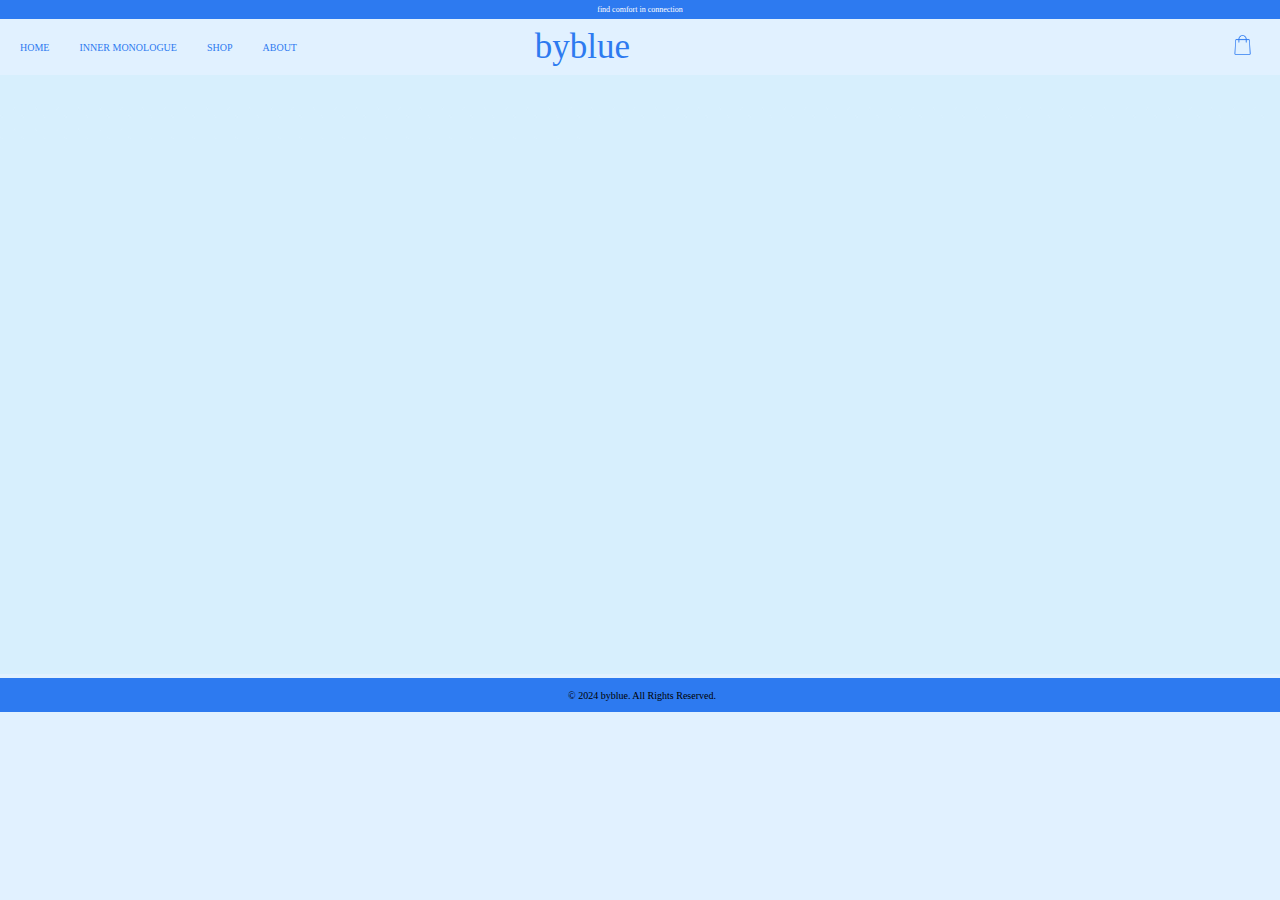
<file: index.html>
<!DOCTYPE html>
<html lang="en">
<head>
<title>byblue website</title>
<meta charset="utf-8">
<meta name="viewport" content="width=device-width, initial-scale=1">
<link rel="stylesheet" href="style.css"/> 

<head>
  <body>

    <div class="headertext">
        <h1>find comfort in connection</h1>
      </div>

    <header class="header">
        <nav class="nav">
            <a href="index.html">HOME</a>
            <a href="bybluefeelings.html">INNER MONOLOGUE</a>
            <a href="shop.html">SHOP</a>
            <a href="about.html">ABOUT</a>
            
        </nav>
        <div class="logo">byblue</div>

        <div class="cart2" onclick="addToCart()">
            <img src="Images/shoppingbag.png" alt="Shopping Cart">
        </div>
    </header>

    <video class="Video" autoplay muted loop>
        <source src="ImagesandVideos/VideoHome.mp4" type="video/mp4">
        <!--<source src="ImagesandVideos/Draft4.mov" type="video/quicktime">-->
      </video>

  </body>

  <footer style="background-color: rgba(45,122,240,255); text-align: center; padding: 2px; position:relative; left: 0; bottom: 0; height: 30px; width: 100%; font-size: 10px; font-family: Avenir;">
    <p>&copy; 2024 byblue. All Rights Reserved.</p>
  </footer>
  
</head>
</html>
</file>
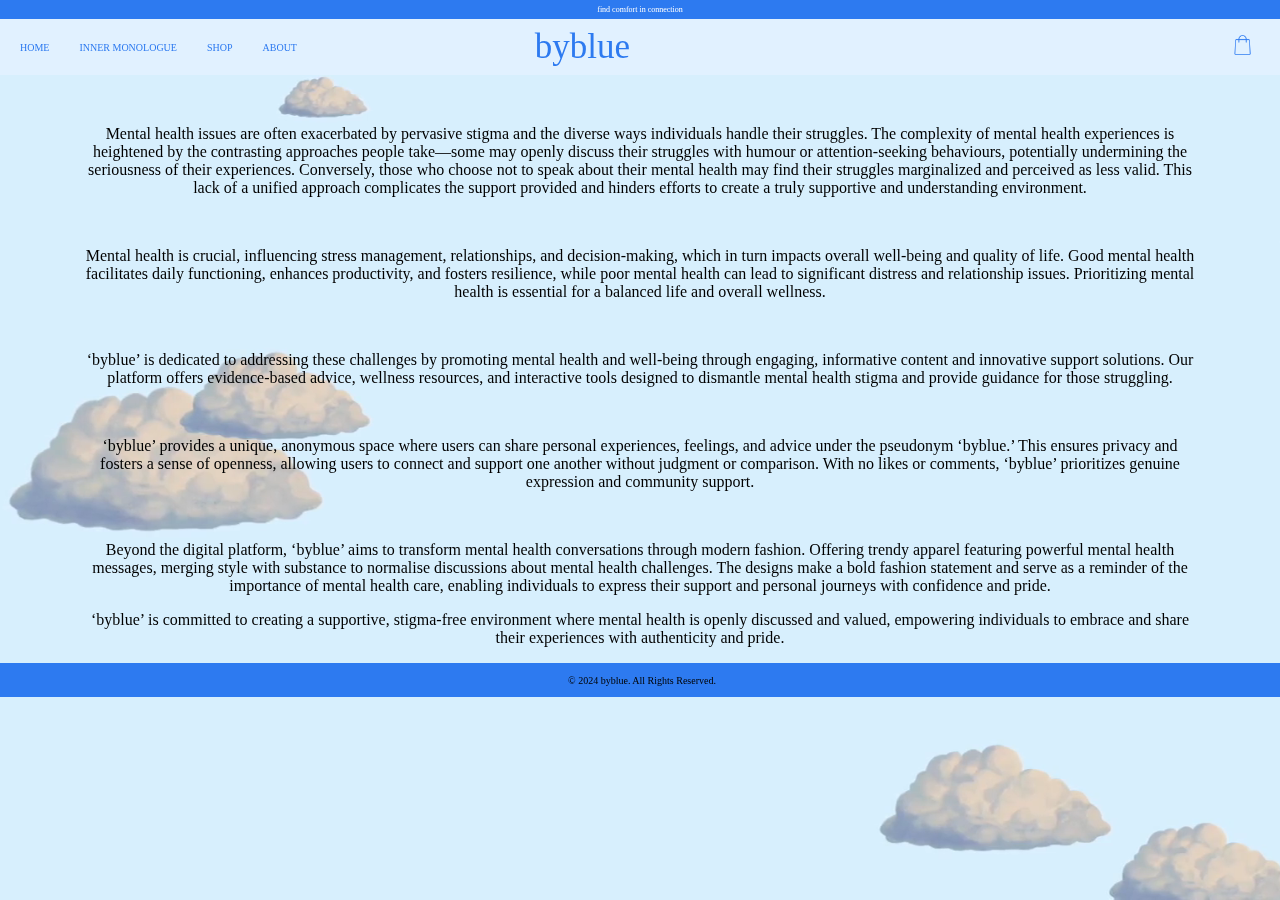
<file: about.html>
<!DOCTYPE html>
<html lang="en">
<head>
<title>byblue website</title>
<meta charset="utf-8">
<meta name="viewport" content="width=device-width, initial-scale=1">
<link rel="stylesheet" href="style.css"/> 

</head>
  <body>
    <div class="headertext">
        <h1>find comfort in connection</h1>
      </div>

    <header class="header">
        <nav class="nav">
            <a href="index.html">HOME</a>
            <a href="bybluefeelings.html">INNER MONOLOGUE</a>
            <a href="shop.html">SHOP</a>
            <a href="about.html">ABOUT</a>
        </nav>
        <div class="logo">byblue</div>
        <div class="cart2" onclick="openCart()">
            <img src="Images/shoppingbag.png" alt="Shopping Cart">
        </div>
    </header>


<div class="video-container">
    <video autoplay muted loop>
        <source src="ImagesandVideos/BackgroundVideo.mp4" type="video/mp4">
        Your browser does not support the video tag.
    </video>
</div>

<div class="summary2" class="content">
    <p> Mental health issues are often exacerbated by pervasive stigma and the diverse ways individuals handle their struggles. The complexity of mental health experiences is heightened by the contrasting approaches people take—some may openly discuss their struggles with humour or attention-seeking behaviours, potentially undermining the seriousness of their experiences. Conversely, those who choose not to speak about their mental health may find their struggles marginalized and perceived as less valid. This lack of a unified approach complicates the support provided and hinders efforts to create a truly supportive and understanding environment.</p>

 
    <p>Mental health is crucial, influencing stress management, relationships, and decision-making, which in turn impacts overall well-being and quality of life. Good mental health facilitates daily functioning, enhances productivity, and fosters resilience, while poor mental health can lead to significant distress and relationship issues. Prioritizing mental health is essential for a balanced life and overall wellness.</p>
     
    <p>‘byblue’ is dedicated to addressing these challenges by promoting mental health and well-being through engaging, informative content and innovative support solutions. Our platform offers evidence-based advice, wellness resources, and interactive tools designed to dismantle mental health stigma and provide guidance for those struggling.</p>
     
    <p>‘byblue’ provides a unique, anonymous space where users can share personal experiences, feelings, and advice under the pseudonym ‘byblue.’ This ensures privacy and fosters a sense of openness, allowing users to connect and support one another without judgment or comparison. With no likes or comments, ‘byblue’ prioritizes genuine expression and community support.</p>
     
    <p>Beyond the digital platform, ‘byblue’ aims to transform mental health conversations through modern fashion. Offering trendy apparel featuring powerful mental health messages, merging style with substance to normalise discussions about mental health challenges. The designs make a bold fashion statement and serve as a reminder of the importance of mental health care, enabling individuals to express their support and personal journeys with confidence and pride.</p>
    <p>‘byblue’ is committed to creating a supportive, stigma-free environment where mental health is openly discussed and valued, empowering individuals to embrace and share their experiences with authenticity and pride.</p>
    </p>
</div>

</body>

<footer style="background-color: rgba(45,122,240,255); text-align: center; padding: 2px; position:relative; left: 0; bottom: 0; height: 30px; width: 100%; font-size: 10px; font-family: Avenir;">
    <p>&copy; 2024 byblue. All Rights Reserved.</p>
  </footer>
</html>
</file>
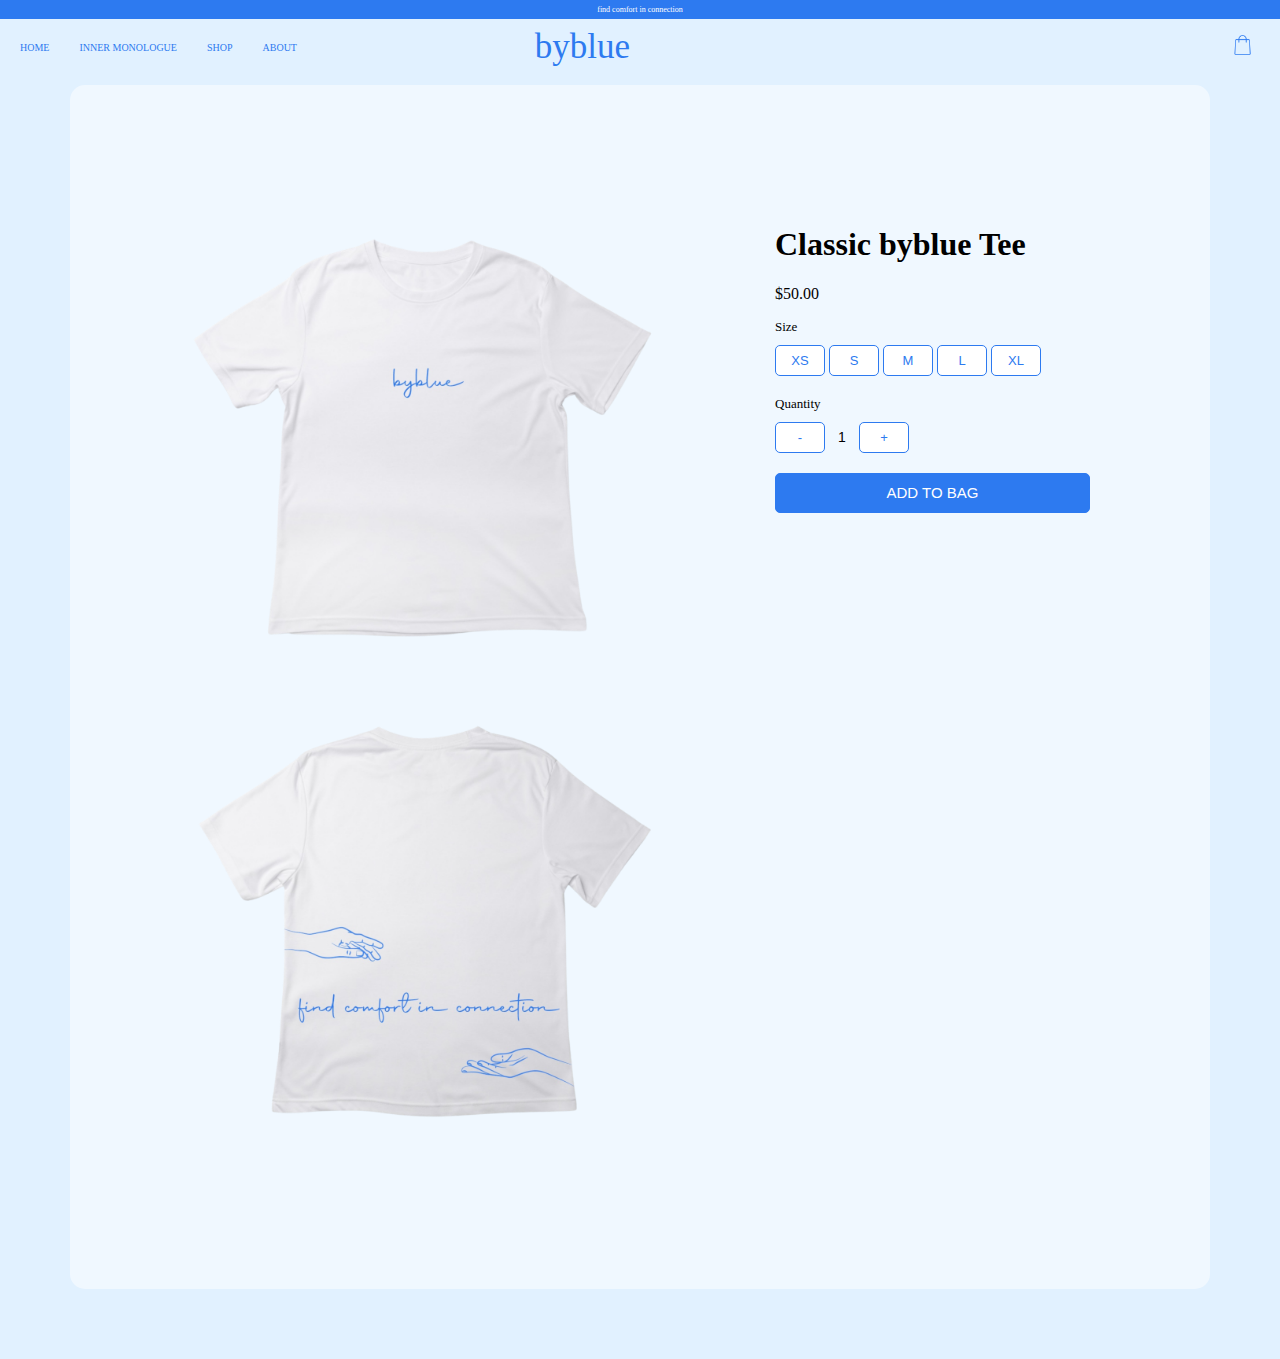
<file: product1.html>
<!DOCTYPE html>
<html lang="en">
<head>
<title>byblue website</title>
<meta charset="utf-8">
<meta name="viewport" content="width=device-width, initial-scale=1">
<link rel="stylesheet" href="style.css"/> 

<head>
  <body>

    <div class="headertext">
        <h1>find comfort in connection</h1>
      </div>

    <header class="header">
        <nav class="nav">
            <a href="index.html">HOME</a>
            <a href="bybluefeelings.html">INNER MONOLOGUE</a>
            <a href="shop.html">SHOP</a>
            <a href="about.html">ABOUT</a>
        </nav>
        <div class="logo">byblue</div>
        <div class="cart2" onclick="openCart()">
            <img src="Images/shoppingbag.png" alt="Shopping Cart">
        </div>
    </header> 

    <main>
        <div class="product-page">
            <div class="product-images">
                <img src="Images/1.png" alt="Classic byblue Tee">
                <img src="Images/2.png" alt="Classic byblue Tee">
            </div>
            
            <div class="product-container">
                <h1>Classic byblue Tee</h1>
                <p>$50.00</p>
        
                <div class="size-container">
                    <h3>Size</h3>
                    <button onclick="selectSize(this, 'XS')">XS</button>
                    <button onclick="selectSize(this, 'S')">S</button>
                    <button onclick="selectSize(this, 'M')">M</button>
                    <button onclick="selectSize(this, 'L')">L</button>
                    <button onclick="selectSize(this, 'XL')">XL</button>
                </div>
        
                <div class="quantity-container">
                    <h3>Quantity</h3>
                    <button onclick="decreaseQuantity()">-</button>
                    <input type="text" id="quantity" value="1" readonly>
                    <button onclick="increaseQuantity()">+</button>
                </div>
        
                <button class="add-to-cart" onclick="addToCart()">ADD TO BAG</button>
            </div>
        
            <!-- Slide-out Cart -->
            <div class="cart" id="cart">
                <div class="cart-header">
                    <h2>Your Bag</h2>
                    <button class="x" onclick="closeCart()">X</button>
                </div>
                <div class="cart-items" id="cartItems"></div>
                <div class="cart-total" id="cartTotal">Total: $0.00</div>
                <button class="place-order">Place Order</button>
            </div>
        
            <script>
                let selectedSize = '';
                let cart = [];
        
                function selectSize(element, size) {
                    let buttons = document.querySelectorAll('.size-container button');
                    buttons.forEach(button => button.classList.remove('selected'));
                    element.classList.add('selected');
                    selectedSize = size;
                }
        
                function increaseQuantity() {
                    let quantityInput = document.getElementById('quantity');
                    let quantity = parseInt(quantityInput.value);
                    quantityInput.value = quantity + 1;
                }
        
                function decreaseQuantity() {
                    let quantityInput = document.getElementById('quantity');
                    let quantity = parseInt(quantityInput.value);
                    if (quantity > 1) {
                        quantityInput.value = quantity - 1;
                    }
                }
        
                function addToCart() {
                    if (!selectedSize) {
                        alert("Please select a size before adding to the cart!");
                        return;
                    }
        
                    let quantity = document.getElementById('quantity').value;
                    let product = {
                        name: "Classic byblue Tee",
                        price: 50.00,
                        size: selectedSize,
                        quantity: parseInt(quantity),
                    };
        
                    cart.push(product);
                    updateCart();
                    openCart();
                }
        
                function updateCart() {
                    let cartItems = document.getElementById('cartItems');
                    let cartTotal = document.getElementById('cartTotal');
                    cartItems.innerHTML = "";
                    let total = 0;
        
                    cart.forEach((item, index) => {
                        let itemTotal = item.price * item.quantity;
                        total += itemTotal;
        
                        cartItems.innerHTML += `
                            <div class="cart-item">
                        
                                <div class="cart-item-details">
                                    <p>${item.name}</p>
                                    <p>Size: ${item.size}</p>
                                    <p>Quantity: ${item.quantity}</p>
                                </div>
                                <div class="cart-item-price">$${itemTotal.toFixed(2)}</div>
                            </div>
                        `;
                    });
        
                    cartTotal.innerText = `Total: $${total.toFixed(2)}`;
                }
        
                function openCart() {
                    let cart = document.getElementById('cart');
                    cart.classList.add('active');
                }
        
                function closeCart() {
                    let cart = document.getElementById('cart');
                    cart.classList.remove('active');
                }
            </script>
        





</body>
</head>
</html>
</file>
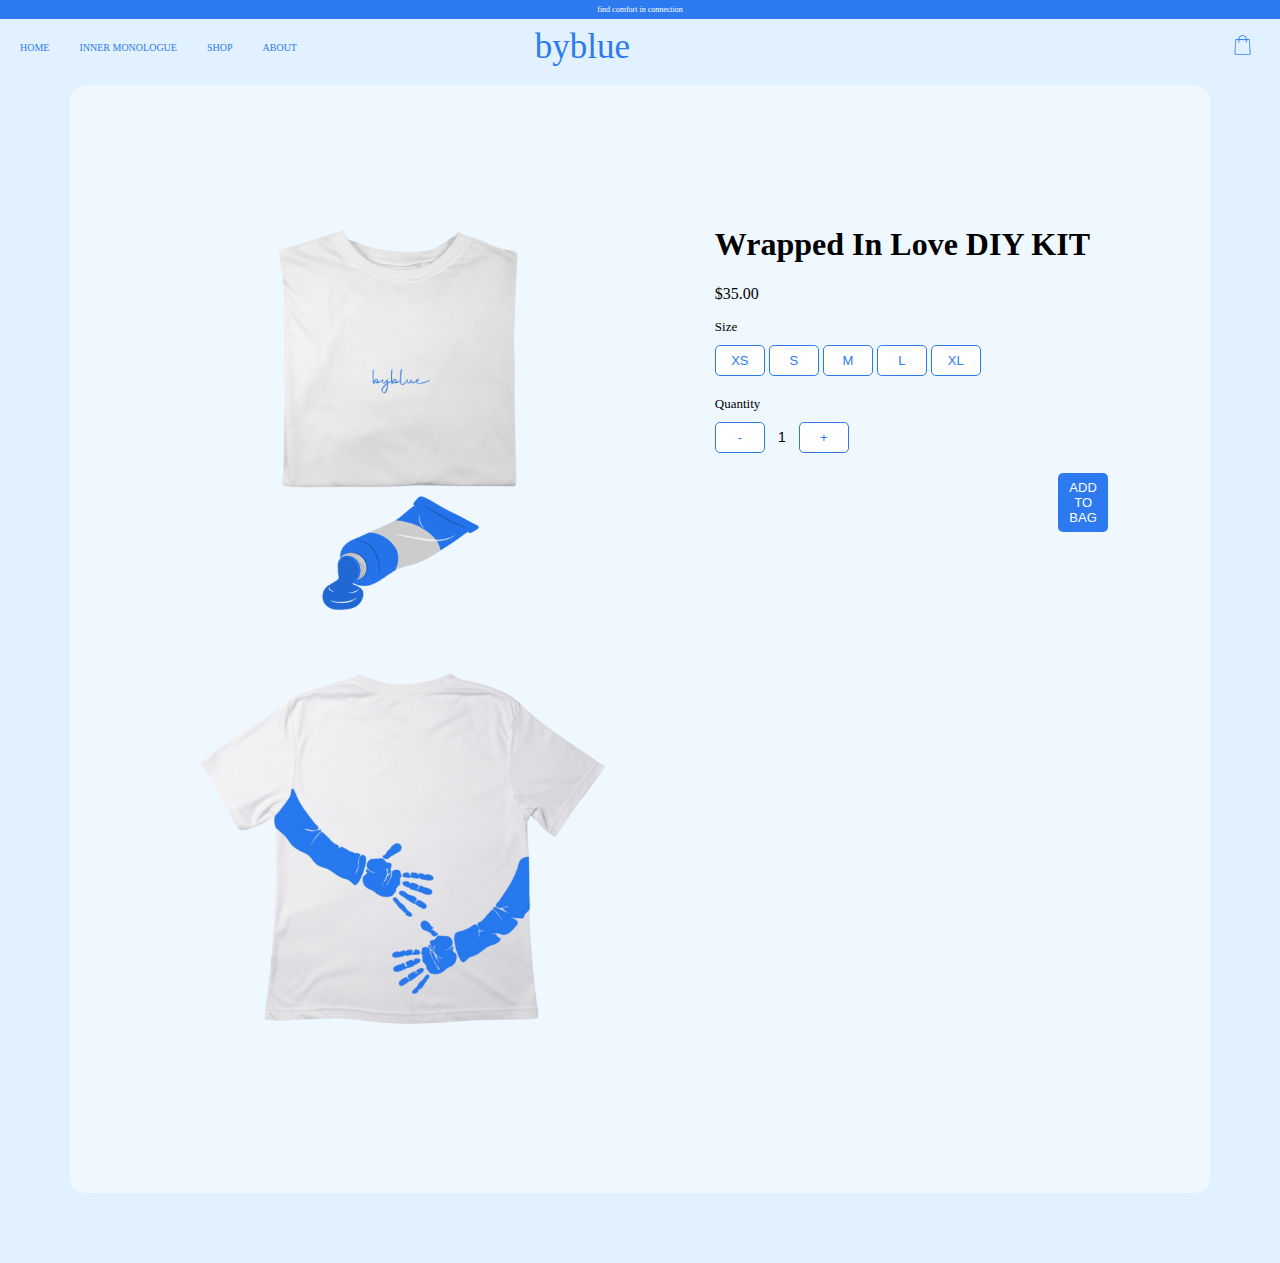
<file: Product10.html>
<!DOCTYPE html>
<html lang="en">
<head>
<title>byblue website</title>
<meta charset="utf-8">
<meta name="viewport" content="width=device-width, initial-scale=1">
<link rel="stylesheet" href="style.css"/> 

<head>
  <body>

    <div class="headertext">
        <h1>find comfort in connection</h1>
      </div>

    <header class="header">
        <nav class="nav">
            <a href="index.html">HOME</a>
            <a href="bybluefeelings.html">INNER MONOLOGUE</a>
            <a href="shop.html">SHOP</a>
            <a href="about.html">ABOUT</a>
        </nav>
        <div class="logo">byblue</div>
        <div class="cart2" onclick="openCart()">
            <img src="Images/shoppingbag.png" alt="Shopping Cart">
        </div>
    </header> 

    <main>
        <div class="product-page">
            <div class="product-images">
                <img src="Images/DIY.png" alt="Classic byblue Tee">
                <img src="Images/3.png" alt="Classic byblue Tee">
            </div>
            
            <div class="product-container">
                <h1>Wrapped In Love DIY KIT</h1>
                <p>$35.00</p>
        
                <div class="size-container">
                    <h3>Size</h3>
                    <button onclick="selectSize(this, 'XS')">XS</button>
                    <button onclick="selectSize(this, 'S')">S</button>
                    <button onclick="selectSize(this, 'M')">M</button>
                    <button onclick="selectSize(this, 'L')">L</button>
                    <button onclick="selectSize(this, 'XL')">XL</button>
                </div>
        
                <div class="quantity-container">
                    <h3>Quantity</h3>
                    <button onclick="decreaseQuantity()">-</button>
                    <input type="text" id="quantity" value="1" readonly>
                    <button onclick="increaseQuantity()">+</button>
                </div>
        
                <button class="add-to-bag" onclick="addToCart()">ADD TO BAG</button>
            </div>
        
            <!-- Slide-out Cart -->
            <div class="cart" id="cart">
                <div class="cart-header">
                    <h2>Your Bag</h2>
                    <button class="x" onclick="closeCart()">X</button>
                </div>
                <div class="cart-items" id="cartItems"></div>
                <div class="cart-total" id="cartTotal">Total: $0.00</div>
                <button class="place-order">Place Order</button>
            </div>
        
            <script>
                let selectedSize = '';
                let cart = [];
        
                function selectSize(element, size) {
                    let buttons = document.querySelectorAll('.size-container button');
                    buttons.forEach(button => button.classList.remove('selected'));
                    element.classList.add('selected');
                    selectedSize = size;
                }
        
                function increaseQuantity() {
                    let quantityInput = document.getElementById('quantity');
                    let quantity = parseInt(quantityInput.value);
                    quantityInput.value = quantity + 1;
                }
        
                function decreaseQuantity() {
                    let quantityInput = document.getElementById('quantity');
                    let quantity = parseInt(quantityInput.value);
                    if (quantity > 1) {
                        quantityInput.value = quantity - 1;
                    }
                }
        
                function addToCart() {
                    if (!selectedSize) {
                        alert("Please select a size before adding to the cart!");
                        return;
                    }
        
                    let quantity = document.getElementById('quantity').value;
                    let product = {
                        name: "Wrapped In Love DIY KIT",
                        price: 35.00,
                        size: selectedSize,
                        quantity: parseInt(quantity),
                    };
        
                    cart.push(product);
                    updateCart();
                    openCart();
                }
        
                function updateCart() {
                    let cartItems = document.getElementById('cartItems');
                    let cartTotal = document.getElementById('cartTotal');
                    cartItems.innerHTML = "";
                    let total = 0;
        
                    cart.forEach((item, index) => {
                        let itemTotal = item.price * item.quantity;
                        total += itemTotal;
        
                        cartItems.innerHTML += `
                            <div class="cart-item">
                                <div class="cart-item-details">
                                    <p>${item.name}</p>
                                    <p>Size: ${item.size}</p>
                                    <p>Quantity: ${item.quantity}</p>
                                </div>
                                <div class="cart-item-price">$${itemTotal.toFixed(2)}</div>
                            </div>
                        `;
                    });
        
                    cartTotal.innerText = `Total: $${total.toFixed(2)}`;
                }
        
                function openCart() {
                    let cart = document.getElementById('cart');
                    cart.classList.add('active');
                }
        
                function closeCart() {
                    let cart = document.getElementById('cart');
                    cart.classList.remove('active');
                }
            </script>
        

</body>

</head>
</html>
</file>
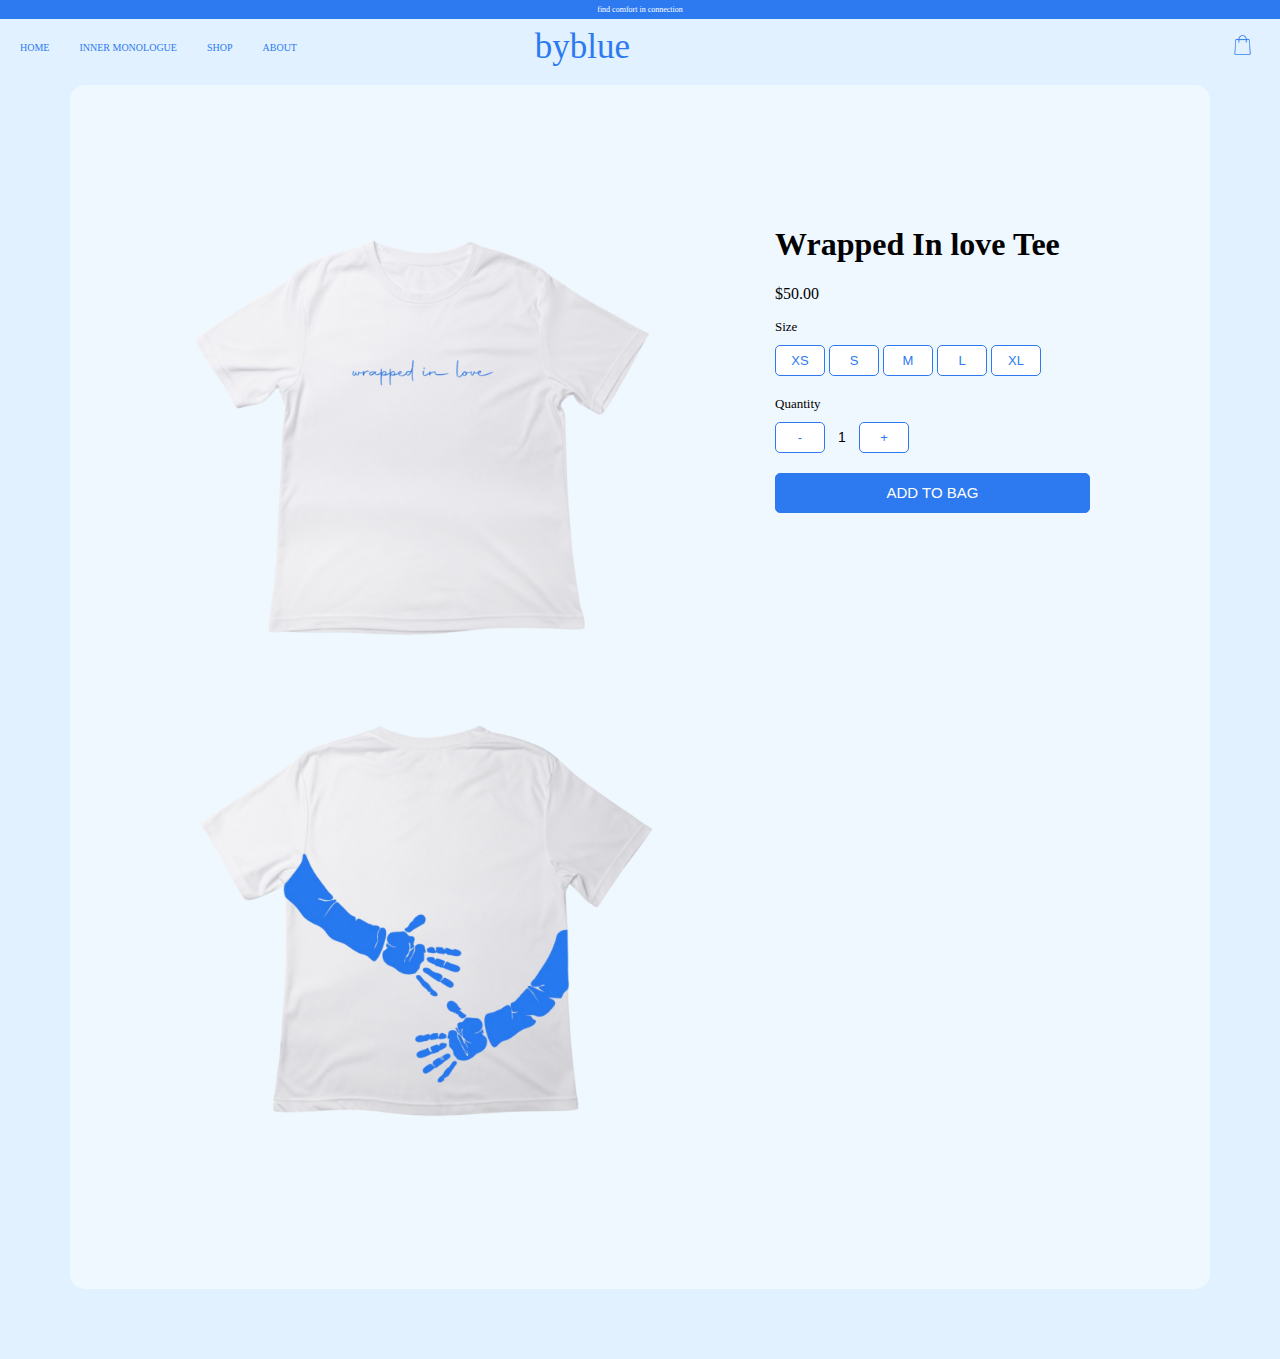
<file: product2.html>
<!DOCTYPE html>
<html lang="en">
<head>
<title>byblue website</title>
<meta charset="utf-8">
<meta name="viewport" content="width=device-width, initial-scale=1">
<link rel="stylesheet" href="style.css"/> 

<head>
  <body>

    <div class="headertext">
        <h1>find comfort in connection</h1>
      </div>

    <header class="header">
        <nav class="nav">
            <a href="index.html">HOME</a>
            <a href="bybluefeelings.html">INNER MONOLOGUE</a>
            <a href="shop.html">SHOP</a>
            <a href="about.html">ABOUT</a>
        </nav>
        <div class="logo">byblue</div>
        <div class="cart2" onclick="openCart()">
            <img src="Images/shoppingbag.png" alt="Shopping Cart">
        </div>
    </header> 

    <main>
        <div class="product-page">
            <div class="product-images">
                <img src="Images/4.png" alt="Classic byblue Tee">
                <img src="Images/3.png" alt="Classic byblue Tee">
            </div>
            
            <div class="product-container">
                <h1>Wrapped In love Tee</h1>
                <p>$50.00</p>
        
                <div class="size-container">
                    <h3>Size</h3>
                    <button onclick="selectSize(this, 'XS')">XS</button>
                    <button onclick="selectSize(this, 'S')">S</button>
                    <button onclick="selectSize(this, 'M')">M</button>
                    <button onclick="selectSize(this, 'L')">L</button>
                    <button onclick="selectSize(this, 'XL')">XL</button>
                </div>
        
                <div class="quantity-container">
                    <h3>Quantity</h3>
                    <button onclick="decreaseQuantity()">-</button>
                    <input type="text" id="quantity" value="1" readonly>
                    <button onclick="increaseQuantity()">+</button>
                </div>
        
                <button class="add-to-cart" onclick="addToCart()">ADD TO BAG</button>
            </div>
        
            <!-- Slide-out Cart -->
            <div class="cart" id="cart">
                <div class="cart-header">
                    <h2>Your Bag</h2>
                    <button class="x" onclick="closeCart()">X</button>
                </div>
                <div class="cart-items" id="cartItems"></div>
                <div class="cart-total" id="cartTotal">Total: $0.00</div>
                <button class="place-order">Place Order</button>
            </div>
        
            <script>
                let selectedSize = '';
                let cart = [];
        
                function selectSize(element, size) {
                    let buttons = document.querySelectorAll('.size-container button');
                    buttons.forEach(button => button.classList.remove('selected'));
                    element.classList.add('selected');
                    selectedSize = size;
                }
        
                function increaseQuantity() {
                    let quantityInput = document.getElementById('quantity');
                    let quantity = parseInt(quantityInput.value);
                    quantityInput.value = quantity + 1;
                }
        
                function decreaseQuantity() {
                    let quantityInput = document.getElementById('quantity');
                    let quantity = parseInt(quantityInput.value);
                    if (quantity > 1) {
                        quantityInput.value = quantity - 1;
                    }
                }
        
                function addToCart() {
                    if (!selectedSize) {
                        alert("Please select a size before adding to the cart!");
                        return;
                    }
        
                    let quantity = document.getElementById('quantity').value;
                    let product = {
                        name: "Wrapped In Love Tee",
                        price: 50.00,
                        size: selectedSize,
                        quantity: parseInt(quantity),
                    };
        
                    cart.push(product);
                    updateCart();
                    openCart();
                }
        
                function updateCart() {
                    let cartItems = document.getElementById('cartItems');
                    let cartTotal = document.getElementById('cartTotal');
                    cartItems.innerHTML = "";
                    let total = 0;
        
                    cart.forEach((item, index) => {
                        let itemTotal = item.price * item.quantity;
                        total += itemTotal;
        
                        cartItems.innerHTML += `
                            <div class="cart-item">
                                <div class="cart-item-details">
                                    <p>${item.name}</p>
                                    <p>Size: ${item.size}</p>
                                    <p>Quantity: ${item.quantity}</p>
                                </div>
                                <div class="cart-item-price">$${itemTotal.toFixed(2)}</div>
                            </div>
                        `;
                    });
        
                    cartTotal.innerText = `Total: $${total.toFixed(2)}`;
                }
        
                function openCart() {
                    let cart = document.getElementById('cart');
                    cart.classList.add('active');
                }
        
                function closeCart() {
                    let cart = document.getElementById('cart');
                    cart.classList.remove('active');
                }
            </script>


</body>

</head>
</html>
</file>
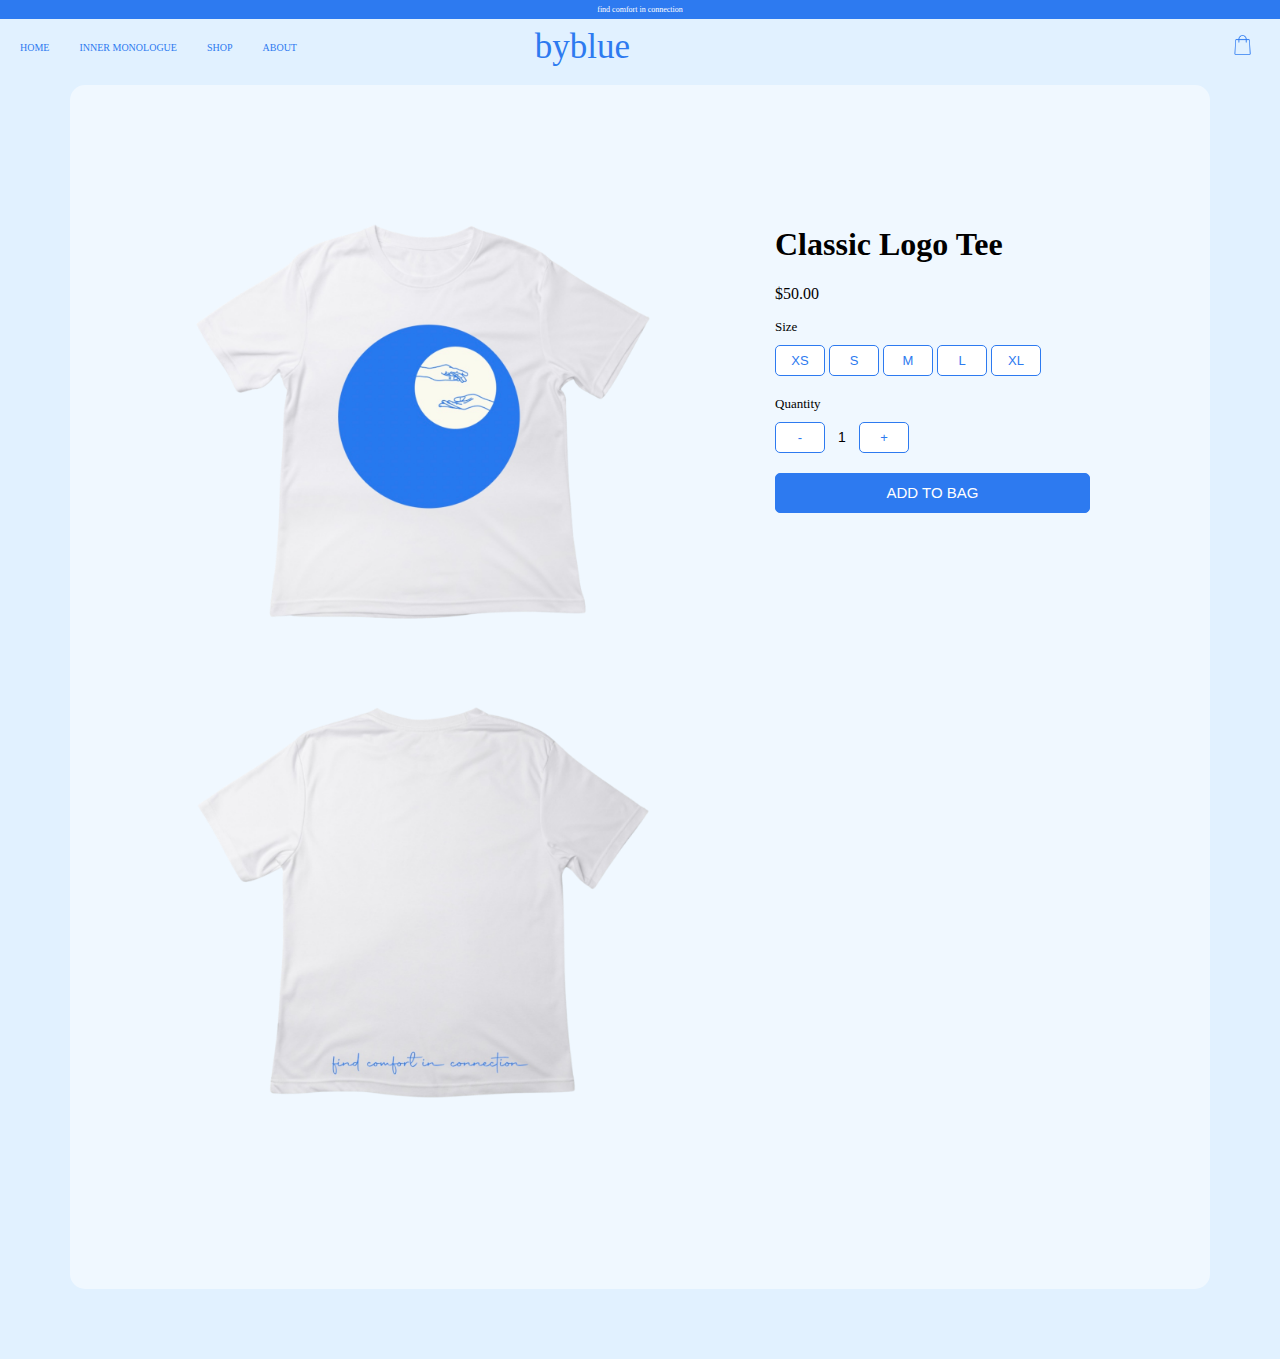
<file: product3.html>
<!DOCTYPE html>
<html lang="en">
<head>
<title>byblue website</title>
<meta charset="utf-8">
<meta name="viewport" content="width=device-width, initial-scale=1">
<link rel="stylesheet" href="style.css"/> 

<head>
  <body>

    <div class="headertext">
        <h1>find comfort in connection</h1>
      </div>

    <header class="header">
        <nav class="nav">
            <a href="index.html">HOME</a>
            <a href="bybluefeelings.html">INNER MONOLOGUE</a>
            <a href="shop.html">SHOP</a>
            <a href="about.html">ABOUT</a>
        </nav>
        <div class="logo">byblue</div>
        <div class="cart2" onclick="openCart()">
            <img src="Images/shoppingbag.png" alt="Shopping Cart">
        </div>
    </header> 

    <main>
        <div class="product-page">
            <div class="product-images">
                <img src="Images/15.png" alt="Classic byblue Tee">
                <img src="Images/16.png" alt="Classic byblue Tee">
            </div>
            
            <div class="product-container">
                <h1>Classic Logo Tee</h1>
                <p>$50.00</p>
        
                <div class="size-container">
                    <h3>Size</h3>
                    <button onclick="selectSize(this, 'XS')">XS</button>
                    <button onclick="selectSize(this, 'S')">S</button>
                    <button onclick="selectSize(this, 'M')">M</button>
                    <button onclick="selectSize(this, 'L')">L</button>
                    <button onclick="selectSize(this, 'XL')">XL</button>
                </div>
        
                <div class="quantity-container">
                    <h3>Quantity</h3>
                    <button onclick="decreaseQuantity()">-</button>
                    <input type="text" id="quantity" value="1" readonly>
                    <button onclick="increaseQuantity()">+</button>
                </div>
        
                <button class="add-to-cart" onclick="addToCart()">ADD TO BAG</button>
            </div>
        
            <!-- Slide-out Cart -->
            <div class="cart" id="cart">
                <div class="cart-header">
                    <h2>Your Bag</h2>
                    <button class="x" onclick="closeCart()">X</button>
                </div>
                <div class="cart-items" id="cartItems"></div>
                <div class="cart-total" id="cartTotal">Total: $0.00</div>
                <button class="place-order">Place Order</button>
            </div>
        
            <script>
                let selectedSize = '';
                let cart = [];
        
                function selectSize(element, size) {
                    let buttons = document.querySelectorAll('.size-container button');
                    buttons.forEach(button => button.classList.remove('selected'));
                    element.classList.add('selected');
                    selectedSize = size;
                }
        
                function increaseQuantity() {
                    let quantityInput = document.getElementById('quantity');
                    let quantity = parseInt(quantityInput.value);
                    quantityInput.value = quantity + 1;
                }
        
                function decreaseQuantity() {
                    let quantityInput = document.getElementById('quantity');
                    let quantity = parseInt(quantityInput.value);
                    if (quantity > 1) {
                        quantityInput.value = quantity - 1;
                    }
                }
        
                function addToCart() {
                    if (!selectedSize) {
                        alert("Please select a size before adding to the cart!");
                        return;
                    }
        
                    let quantity = document.getElementById('quantity').value;
                    let product = {
                        name: "Classic Logo Tee",
                        price: 50.00,
                        size: selectedSize,
                        quantity: parseInt(quantity),
                    };
        
                    cart.push(product);
                    updateCart();
                    openCart();
                }
        
                function updateCart() {
                    let cartItems = document.getElementById('cartItems');
                    let cartTotal = document.getElementById('cartTotal');
                    cartItems.innerHTML = "";
                    let total = 0;
        
                    cart.forEach((item, index) => {
                        let itemTotal = item.price * item.quantity;
                        total += itemTotal;
        
                        cartItems.innerHTML += `
                            <div class="cart-item">
                                <div class="cart-item-details">
                                    <p>${item.name}</p>
                                    <p>Size: ${item.size}</p>
                                    <p>Quantity: ${item.quantity}</p>
                                </div>
                                <div class="cart-item-price">$${itemTotal.toFixed(2)}</div>
                            </div>
                        `;
                    });
        
                    cartTotal.innerText = `Total: $${total.toFixed(2)}`;
                }
        
                function openCart() {
                    let cart = document.getElementById('cart');
                    cart.classList.add('active');
                }
        
                function closeCart() {
                    let cart = document.getElementById('cart');
                    cart.classList.remove('active');
                }
            </script>
        


</body>

</head>
</html>
</file>
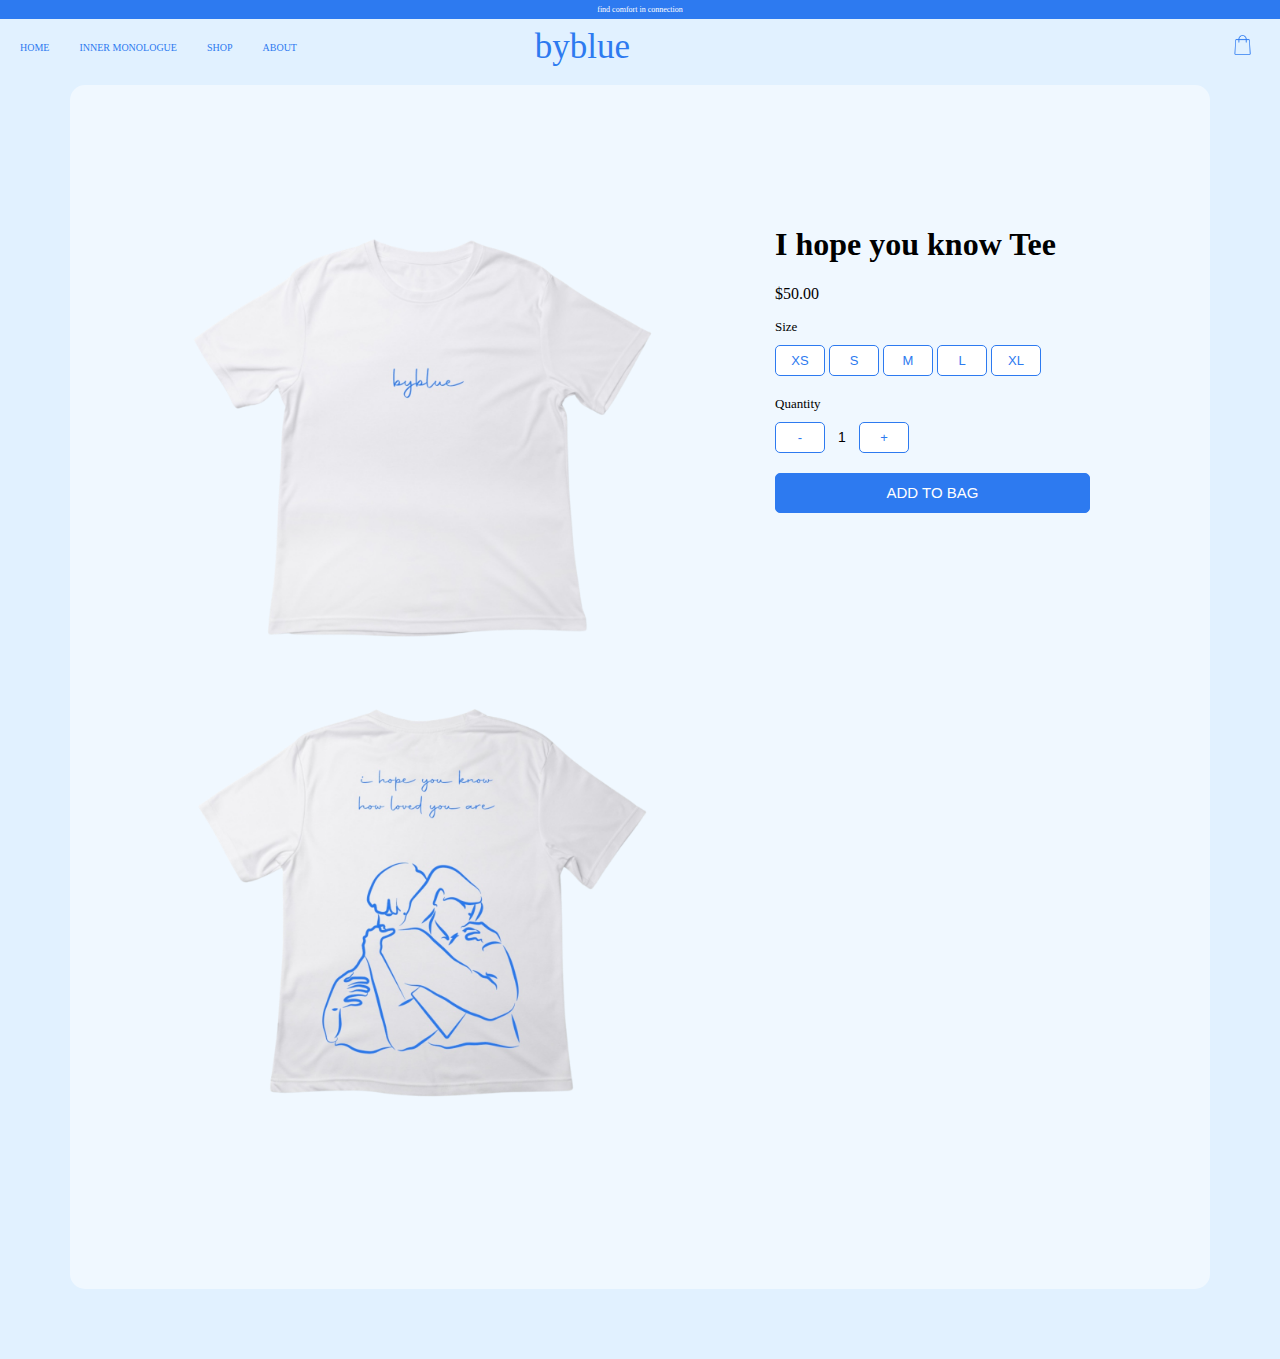
<file: product4.html>
<!DOCTYPE html>
<html lang="en">
<head>
<title>byblue website</title>
<meta charset="utf-8">
<meta name="viewport" content="width=device-width, initial-scale=1">
<link rel="stylesheet" href="style.css"/> 

<head>
  <body>

    <div class="headertext">
        <h1>find comfort in connection</h1>
      </div>

    <header class="header">
        <nav class="nav">
            <a href="index.html">HOME</a>
            <a href="bybluefeelings.html">INNER MONOLOGUE</a>
            <a href="shop.html">SHOP</a>
            <a href="about.html">ABOUT</a>
        </nav>
        <div class="logo">byblue</div>
        <div class="cart2" onclick="openCart()">
            <img src="Images/shoppingbag.png" alt="Shopping Cart">
        </div>
    </header> 

    <main>
        <div class="product-page">
            <div class="product-images">
                <img src="Images/1.png" alt="Classic byblue Tee">
                <img src="Images/14.png" alt="Classic byblue Tee">
            </div>
            
            <div class="product-container">
                <h1>I hope you know Tee</h1>
                <p>$50.00</p>
        
                <div class="size-container">
                    <h3>Size</h3>
                    <button onclick="selectSize(this, 'XS')">XS</button>
                    <button onclick="selectSize(this, 'S')">S</button>
                    <button onclick="selectSize(this, 'M')">M</button>
                    <button onclick="selectSize(this, 'L')">L</button>
                    <button onclick="selectSize(this, 'XL')">XL</button>
                </div>
        
                <div class="quantity-container">
                    <h3>Quantity</h3>
                    <button onclick="decreaseQuantity()">-</button>
                    <input type="text" id="quantity" value="1" readonly>
                    <button onclick="increaseQuantity()">+</button>
                </div>
        
                <button class="add-to-cart" onclick="addToCart()">ADD TO BAG</button>
            </div>
        
            <!-- Slide-out Cart -->
            <div class="cart" id="cart">
                <div class="cart-header">
                    <h2>Your Bag</h2>
                    <button class="x" onclick="closeCart()">X</button>
                </div>
                <div class="cart-items" id="cartItems"></div>
                <div class="cart-total" id="cartTotal">Total: $0.00</div>
                <button class="place-order">Place Order</button>
            </div>
        
            <script>
                let selectedSize = '';
                let cart = [];
        
                function selectSize(element, size) {
                    let buttons = document.querySelectorAll('.size-container button');
                    buttons.forEach(button => button.classList.remove('selected'));
                    element.classList.add('selected');
                    selectedSize = size;
                }
        
                function increaseQuantity() {
                    let quantityInput = document.getElementById('quantity');
                    let quantity = parseInt(quantityInput.value);
                    quantityInput.value = quantity + 1;
                }
        
                function decreaseQuantity() {
                    let quantityInput = document.getElementById('quantity');
                    let quantity = parseInt(quantityInput.value);
                    if (quantity > 1) {
                        quantityInput.value = quantity - 1;
                    }
                }
        
                function addToCart() {
                    if (!selectedSize) {
                        alert("Please select a size before adding to the cart!");
                        return;
                    }
        
                    let quantity = document.getElementById('quantity').value;
                    let product = {
                        name: "I hope you know Tee",
                        price: 50.00,
                        size: selectedSize,
                        quantity: parseInt(quantity),
                    };
        
                    cart.push(product);
                    updateCart();
                    openCart();
                }
        
                function updateCart() {
                    let cartItems = document.getElementById('cartItems');
                    let cartTotal = document.getElementById('cartTotal');
                    cartItems.innerHTML = "";
                    let total = 0;
        
                    cart.forEach((item, index) => {
                        let itemTotal = item.price * item.quantity;
                        total += itemTotal;
        
                        cartItems.innerHTML += `
                            <div class="cart-item">
                                <div class="cart-item-details">
                                    <p>${item.name}</p>
                                    <p>Size: ${item.size}</p>
                                    <p>Quantity: ${item.quantity}</p>
                                </div>
                                <div class="cart-item-price">$${itemTotal.toFixed(2)}</div>
                            </div>
                        `;
                    });
        
                    cartTotal.innerText = `Total: $${total.toFixed(2)}`;
                }
        
                function openCart() {
                    let cart = document.getElementById('cart');
                    cart.classList.add('active');
                }
        
                function closeCart() {
                    let cart = document.getElementById('cart');
                    cart.classList.remove('active');
                }
            </script>
        


</body>
</head>
</html>
</file>
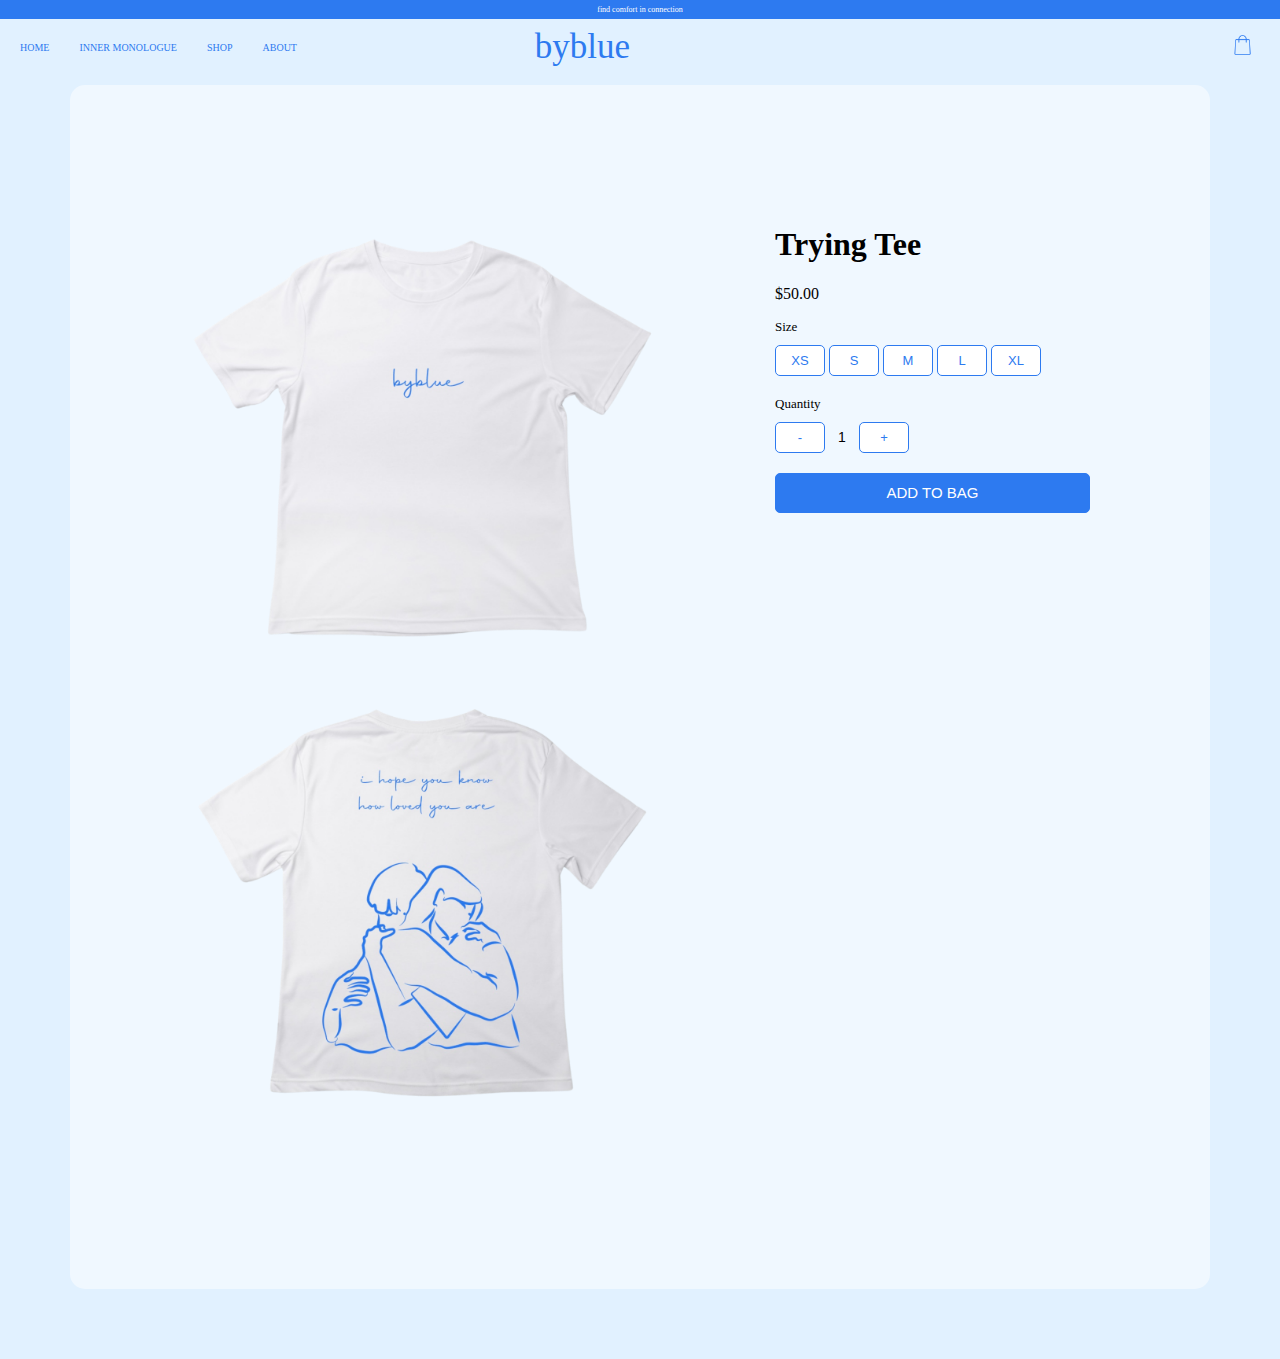
<file: product5.html>
<!DOCTYPE html>
<html lang="en">
<head>
<title>byblue website</title>
<meta charset="utf-8">
<meta name="viewport" content="width=device-width, initial-scale=1">
<link rel="stylesheet" href="style.css"/> 

<head>
  <body>

    <div class="headertext">
        <h1>find comfort in connection</h1>
      </div>

    <header class="header">
        <nav class="nav">
            <a href="index.html">HOME</a>
            <a href="bybluefeelings.html">INNER MONOLOGUE</a>
            <a href="shop.html">SHOP</a>
            <a href="about.html">ABOUT</a>
        </nav>
        <div class="logo">byblue</div>
        <div class="cart2" onclick="openCart()">
            <img src="Images/shoppingbag.png" alt="Shopping Cart">
        </div>
    </header> 

    <main>
        <div class="product-page">
            <div class="product-images">
                <img src="Images/1.png" alt="Classic byblue Tee">
                <img src="Images/14.png" alt="Classic byblue Tee">
            </div>
            
            <div class="product-container">
                <h1>Trying Tee</h1>
                <p>$50.00</p>
        
                <div class="size-container">
                    <h3>Size</h3>
                    <button onclick="selectSize(this, 'XS')">XS</button>
                    <button onclick="selectSize(this, 'S')">S</button>
                    <button onclick="selectSize(this, 'M')">M</button>
                    <button onclick="selectSize(this, 'L')">L</button>
                    <button onclick="selectSize(this, 'XL')">XL</button>
                </div>
        
                <div class="quantity-container">
                    <h3>Quantity</h3>
                    <button onclick="decreaseQuantity()">-</button>
                    <input type="text" id="quantity" value="1" readonly>
                    <button onclick="increaseQuantity()">+</button>
                </div>
        
                <button class="add-to-cart" onclick="addToCart()">ADD TO BAG</button>
            </div>
        
            <!-- Slide-out Cart -->
            <div class="cart" id="cart">
                <div class="cart-header">
                    <h2>Your Bag</h2>
                    <button class="x" onclick="closeCart()">X</button>
                </div>
                <div class="cart-items" id="cartItems"></div>
                <div class="cart-total" id="cartTotal">Total: $0.00</div>
                <button class="place-order">Place Order</button>
            </div>
        
            <script>
                let selectedSize = '';
                let cart = [];
        
                function selectSize(element, size) {
                    let buttons = document.querySelectorAll('.size-container button');
                    buttons.forEach(button => button.classList.remove('selected'));
                    element.classList.add('selected');
                    selectedSize = size;
                }
        
                function increaseQuantity() {
                    let quantityInput = document.getElementById('quantity');
                    let quantity = parseInt(quantityInput.value);
                    quantityInput.value = quantity + 1;
                }
        
                function decreaseQuantity() {
                    let quantityInput = document.getElementById('quantity');
                    let quantity = parseInt(quantityInput.value);
                    if (quantity > 1) {
                        quantityInput.value = quantity - 1;
                    }
                }
        
                function addToCart() {
                    if (!selectedSize) {
                        alert("Please select a size before adding to the cart!");
                        return;
                    }
        
                    let quantity = document.getElementById('quantity').value;
                    let product = {
                        name: "Trying Tee",
                        price: 50.00,
                        size: selectedSize,
                        quantity: parseInt(quantity),
                    };
        
                    cart.push(product);
                    updateCart();
                    openCart();
                }
        
                function updateCart() {
                    let cartItems = document.getElementById('cartItems');
                    let cartTotal = document.getElementById('cartTotal');
                    cartItems.innerHTML = "";
                    let total = 0;
        
                    cart.forEach((item, index) => {
                        let itemTotal = item.price * item.quantity;
                        total += itemTotal;
        
                        cartItems.innerHTML += `
                            <div class="cart-item">
                                <div class="cart-item-details">
                                    <p>${item.name}</p>
                                    <p>Size: ${item.size}</p>
                                    <p>Quantity: ${item.quantity}</p>
                                </div>
                                <div class="cart-item-price">$${itemTotal.toFixed(2)}</div>
                            </div>
                        `;
                    });
        
                    cartTotal.innerText = `Total: $${total.toFixed(2)}`;
                }
        
                function openCart() {
                    let cart = document.getElementById('cart');
                    cart.classList.add('active');
                }
        
                function closeCart() {
                    let cart = document.getElementById('cart');
                    cart.classList.remove('active');
                }
            </script>
    
</body>

</head>
</html>
</file>
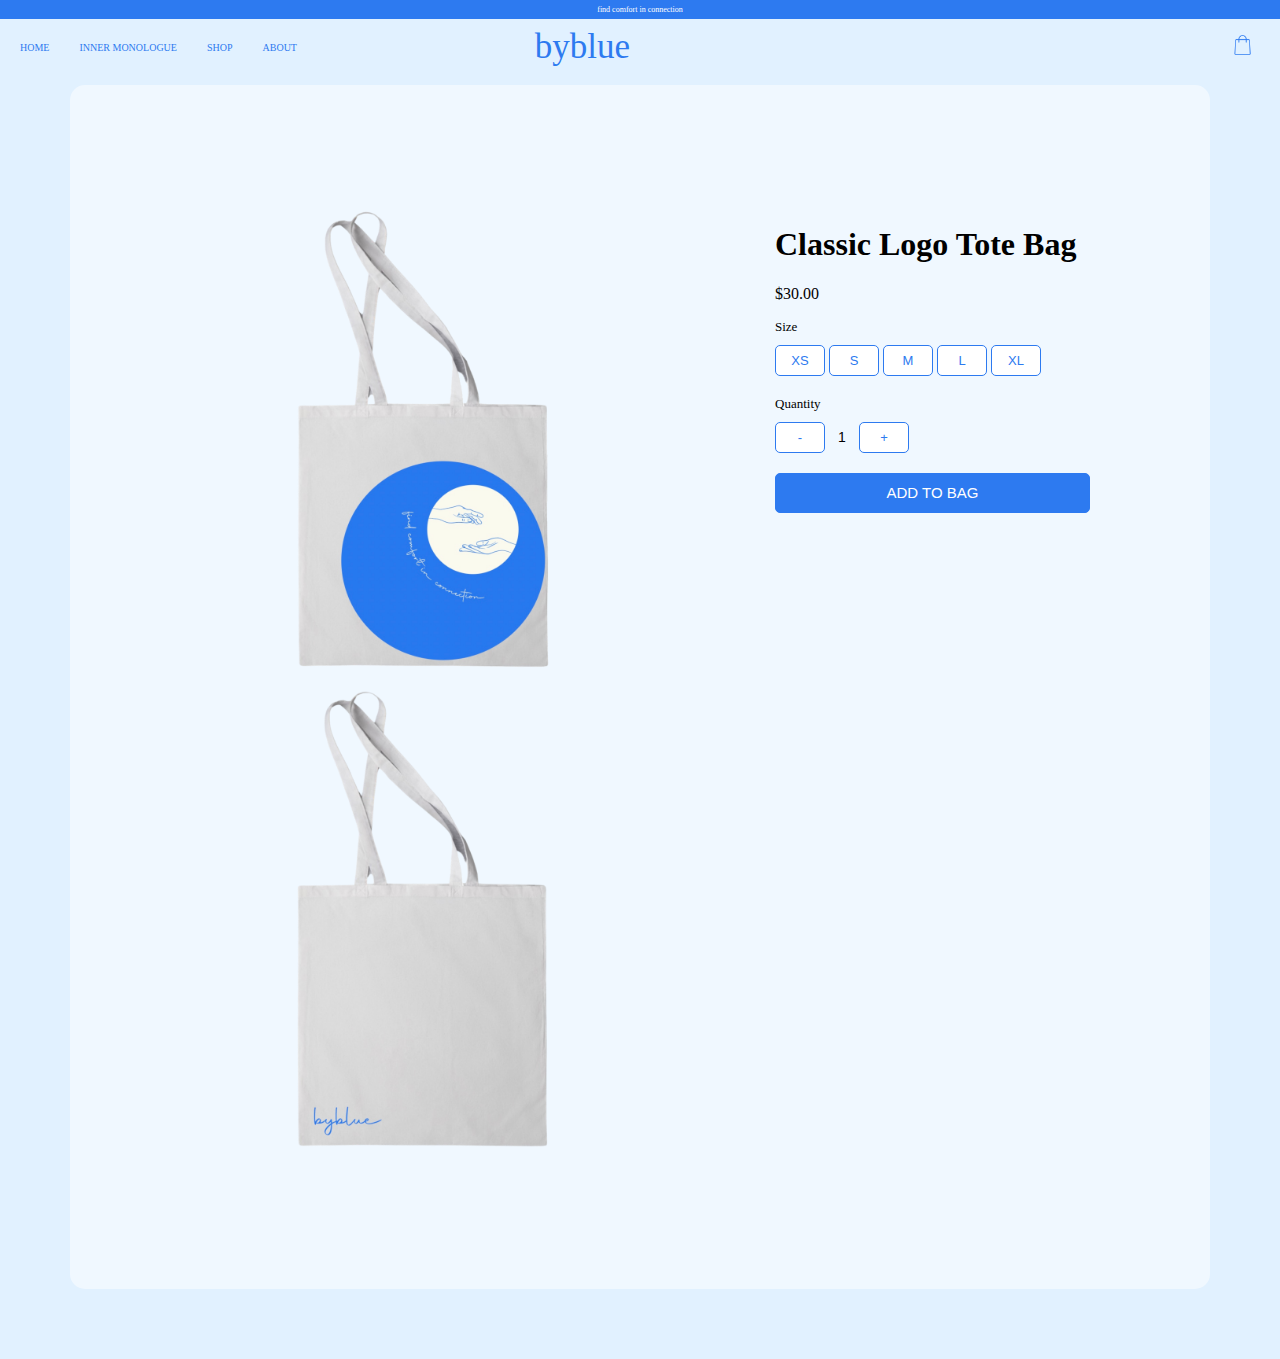
<file: product6.html>
<!DOCTYPE html>
<html lang="en">
<head>
<title>byblue website</title>
<meta charset="utf-8">
<meta name="viewport" content="width=device-width, initial-scale=1">
<link rel="stylesheet" href="style.css"/> 

<head>
  <body>

    <div class="headertext">
        <h1>find comfort in connection</h1>
      </div>

    <header class="header">
        <nav class="nav">
            <a href="index.html">HOME</a>
            <a href="bybluefeelings.html">INNER MONOLOGUE</a>
            <a href="shop.html">SHOP</a>
            <a href="about.html">ABOUT</a>
        </nav>
        <div class="logo">byblue</div>
        <div class="cart2" onclick="openCart()">
            <img src="Images/shoppingbag.png" alt="Shopping Cart">
        </div>
    </header> 

    <main>
        <div class="product-page">
            <div class="product-images">
                <img src="Images/6.png" alt="Classic byblue Tee">
                <img src="Images/8.png" alt="Classic byblue Tee">
            </div>
            
            <div class="product-container">
                <h1>Classic Logo Tote Bag</h1>
                <p>$30.00</p>
        
                <div class="size-container">
                    <h3>Size</h3>
                    <button onclick="selectSize(this, 'XS')">XS</button>
                    <button onclick="selectSize(this, 'S')">S</button>
                    <button onclick="selectSize(this, 'M')">M</button>
                    <button onclick="selectSize(this, 'L')">L</button>
                    <button onclick="selectSize(this, 'XL')">XL</button>
                </div>
        
                <div class="quantity-container">
                    <h3>Quantity</h3>
                    <button onclick="decreaseQuantity()">-</button>
                    <input type="text" id="quantity" value="1" readonly>
                    <button onclick="increaseQuantity()">+</button>
                </div>
        
                <button class="add-to-cart" onclick="addToCart()">ADD TO BAG</button>
            </div>
        
            <!-- Slide-out Cart -->
            <div class="cart" id="cart">
                <div class="cart-header">
                    <h2>Your Bag</h2>
                    <button class="x" onclick="closeCart()">X</button>
                </div>
                <div class="cart-items" id="cartItems"></div>
                <div class="cart-total" id="cartTotal">Total: $0.00</div>
                <button class="place-order">Place Order</button>
            </div>
        
            <script>
                let selectedSize = '';
                let cart = [];
        
                function selectSize(element, size) {
                    let buttons = document.querySelectorAll('.size-container button');
                    buttons.forEach(button => button.classList.remove('selected'));
                    element.classList.add('selected');
                    selectedSize = size;
                }
        
                function increaseQuantity() {
                    let quantityInput = document.getElementById('quantity');
                    let quantity = parseInt(quantityInput.value);
                    quantityInput.value = quantity + 1;
                }
        
                function decreaseQuantity() {
                    let quantityInput = document.getElementById('quantity');
                    let quantity = parseInt(quantityInput.value);
                    if (quantity > 1) {
                        quantityInput.value = quantity - 1;
                    }
                }
        
                function addToCart() {
                    if (!selectedSize) {
                        alert("Please select a size before adding to the cart!");
                        return;
                    }
        
                    let quantity = document.getElementById('quantity').value;
                    let product = {
                        name: "Classic Logo Tote Bag",
                        price: 30.00,
                        size: selectedSize,
                        quantity: parseInt(quantity),
                    };
        
                    cart.push(product);
                    updateCart();
                    openCart();
                }
        
                function updateCart() {
                    let cartItems = document.getElementById('cartItems');
                    let cartTotal = document.getElementById('cartTotal');
                    cartItems.innerHTML = "";
                    let total = 0;
        
                    cart.forEach((item, index) => {
                        let itemTotal = item.price * item.quantity;
                        total += itemTotal;
        
                        cartItems.innerHTML += `
                            <div class="cart-item">
                                <div class="cart-item-details">
                                    <p>${item.name}</p>
                                    <p>Size: ${item.size}</p>
                                    <p>Quantity: ${item.quantity}</p>
                                </div>
                                <div class="cart-item-price">$${itemTotal.toFixed(2)}</div>
                            </div>
                        `;
                    });
        
                    cartTotal.innerText = `Total: $${total.toFixed(2)}`;
                }
        
                function openCart() {
                    let cart = document.getElementById('cart');
                    cart.classList.add('active');
                }
        
                function closeCart() {
                    let cart = document.getElementById('cart');
                    cart.classList.remove('active');
                }
            </script>
        

</body>

</head>
</html>
</file>
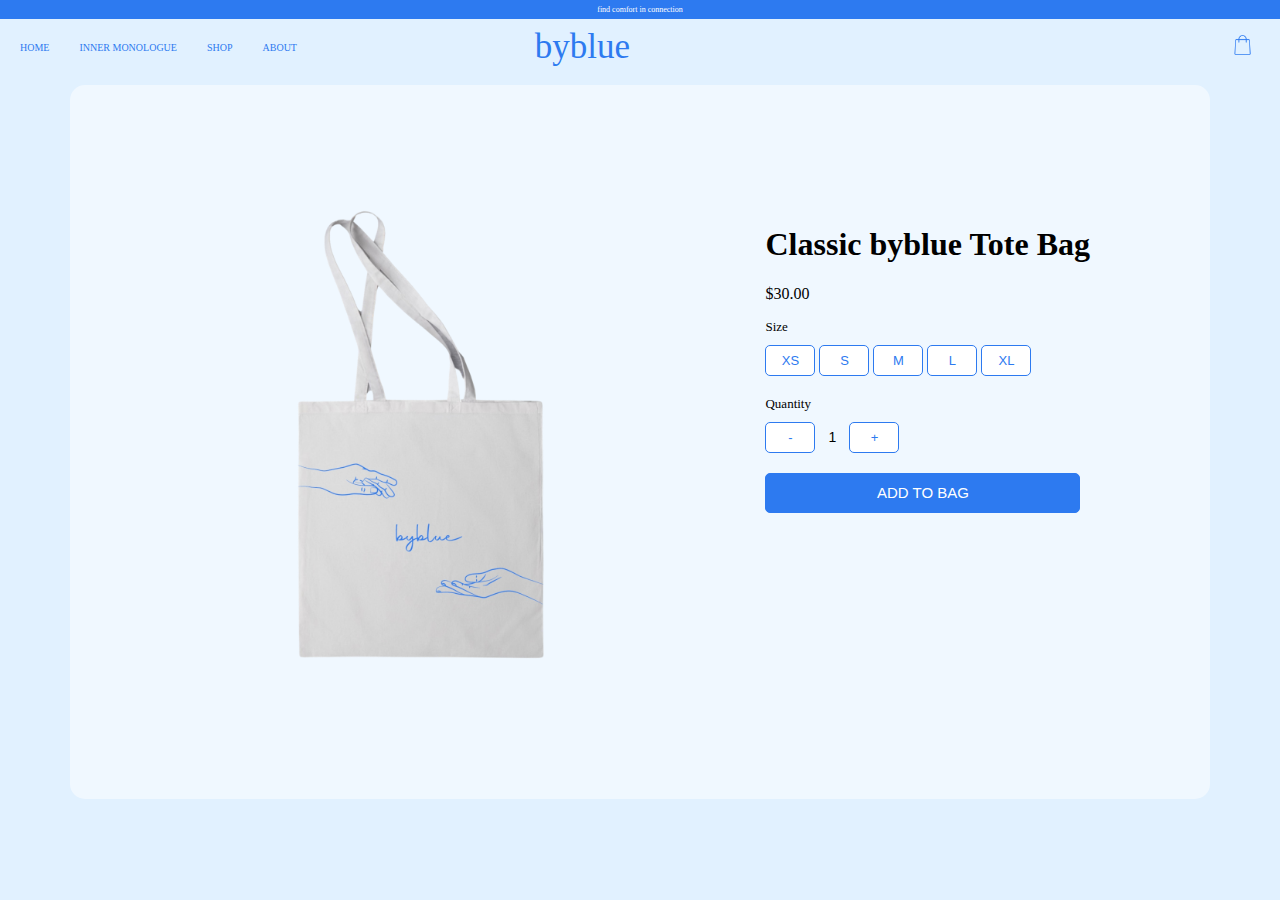
<file: product7.html>
<!DOCTYPE html>
<html lang="en">
<head>
<title>byblue website</title>
<meta charset="utf-8">
<meta name="viewport" content="width=device-width, initial-scale=1">
<link rel="stylesheet" href="style.css"/> 

<head>
  <body>

    <div class="headertext">
        <h1>find comfort in connection</h1>
      </div>

    <header class="header">
        <nav class="nav">
            <a href="index.html">HOME</a>
            <a href="bybluefeelings.html">INNER MONOLOGUE</a>
            <a href="shop.html">SHOP</a>
            <a href="about.html">ABOUT</a>
        </nav>
        <div class="logo">byblue</div>
        <div class="cart2" onclick="openCart()">
            <img src="Images/shoppingbag.png" alt="Shopping Cart">
        </div>
    </header> 

    <main>
        <div class="product-page">
            <div class="product-images">
                <img src="Images/7.png" alt="Classic byblue Tee">
            </div>
            
            <div class="product-container">
                <h1>Classic byblue Tote Bag</h1>
                <p>$30.00</p>
        
                <div class="size-container">
                    <h3>Size</h3>
                    <button onclick="selectSize(this, 'XS')">XS</button>
                    <button onclick="selectSize(this, 'S')">S</button>
                    <button onclick="selectSize(this, 'M')">M</button>
                    <button onclick="selectSize(this, 'L')">L</button>
                    <button onclick="selectSize(this, 'XL')">XL</button>
                </div>
        
                <div class="quantity-container">
                    <h3>Quantity</h3>
                    <button onclick="decreaseQuantity()">-</button>
                    <input type="text" id="quantity" value="1" readonly>
                    <button onclick="increaseQuantity()">+</button>
                </div>
        
                <button class="add-to-cart" onclick="addToCart()">ADD TO BAG</button>
            </div>
        
            <!-- Slide-out Cart -->
            <div class="cart" id="cart">
                <div class="cart-header">
                    <h2>Your Bag</h2>
                    <button class="x" onclick="closeCart()">X</button>
                </div>
                <div class="cart-items" id="cartItems"></div>
                <div class="cart-total" id="cartTotal">Total: $0.00</div>
                <button class="place-order">Place Order</button>
            </div>
        
            <script>
                let selectedSize = '';
                let cart = [];
        
                function selectSize(element, size) {
                    let buttons = document.querySelectorAll('.size-container button');
                    buttons.forEach(button => button.classList.remove('selected'));
                    element.classList.add('selected');
                    selectedSize = size;
                }
        
                function increaseQuantity() {
                    let quantityInput = document.getElementById('quantity');
                    let quantity = parseInt(quantityInput.value);
                    quantityInput.value = quantity + 1;
                }
        
                function decreaseQuantity() {
                    let quantityInput = document.getElementById('quantity');
                    let quantity = parseInt(quantityInput.value);
                    if (quantity > 1) {
                        quantityInput.value = quantity - 1;
                    }
                }
        
                function addToCart() {
                    if (!selectedSize) {
                        alert("Please select a size before adding to the cart!");
                        return;
                    }
        
                    let quantity = document.getElementById('quantity').value;
                    let product = {
                        name: "Classic byblue Tote Bag",
                        price: 30.00,
                        size: selectedSize,
                        quantity: parseInt(quantity),
                    };
        
                    cart.push(product);
                    updateCart();
                    openCart();
                }
        
                function updateCart() {
                    let cartItems = document.getElementById('cartItems');
                    let cartTotal = document.getElementById('cartTotal');
                    cartItems.innerHTML = "";
                    let total = 0;
        
                    cart.forEach((item, index) => {
                        let itemTotal = item.price * item.quantity;
                        total += itemTotal;
        
                        cartItems.innerHTML += `
                            <div class="cart-item">
                                <div class="cart-item-details">
                                    <p>${item.name}</p>
                                    <p>Size: ${item.size}</p>
                                    <p>Quantity: ${item.quantity}</p>
                                </div>
                                <div class="cart-item-price">$${itemTotal.toFixed(2)}</div>
                            </div>
                        `;
                    });
        
                    cartTotal.innerText = `Total: $${total.toFixed(2)}`;
                }
        
                function openCart() {
                    let cart = document.getElementById('cart');
                    cart.classList.add('active');
                }
        
                function closeCart() {
                    let cart = document.getElementById('cart');
                    cart.classList.remove('active');
                }
            </script>

</body>

</head>
</html>
</file>
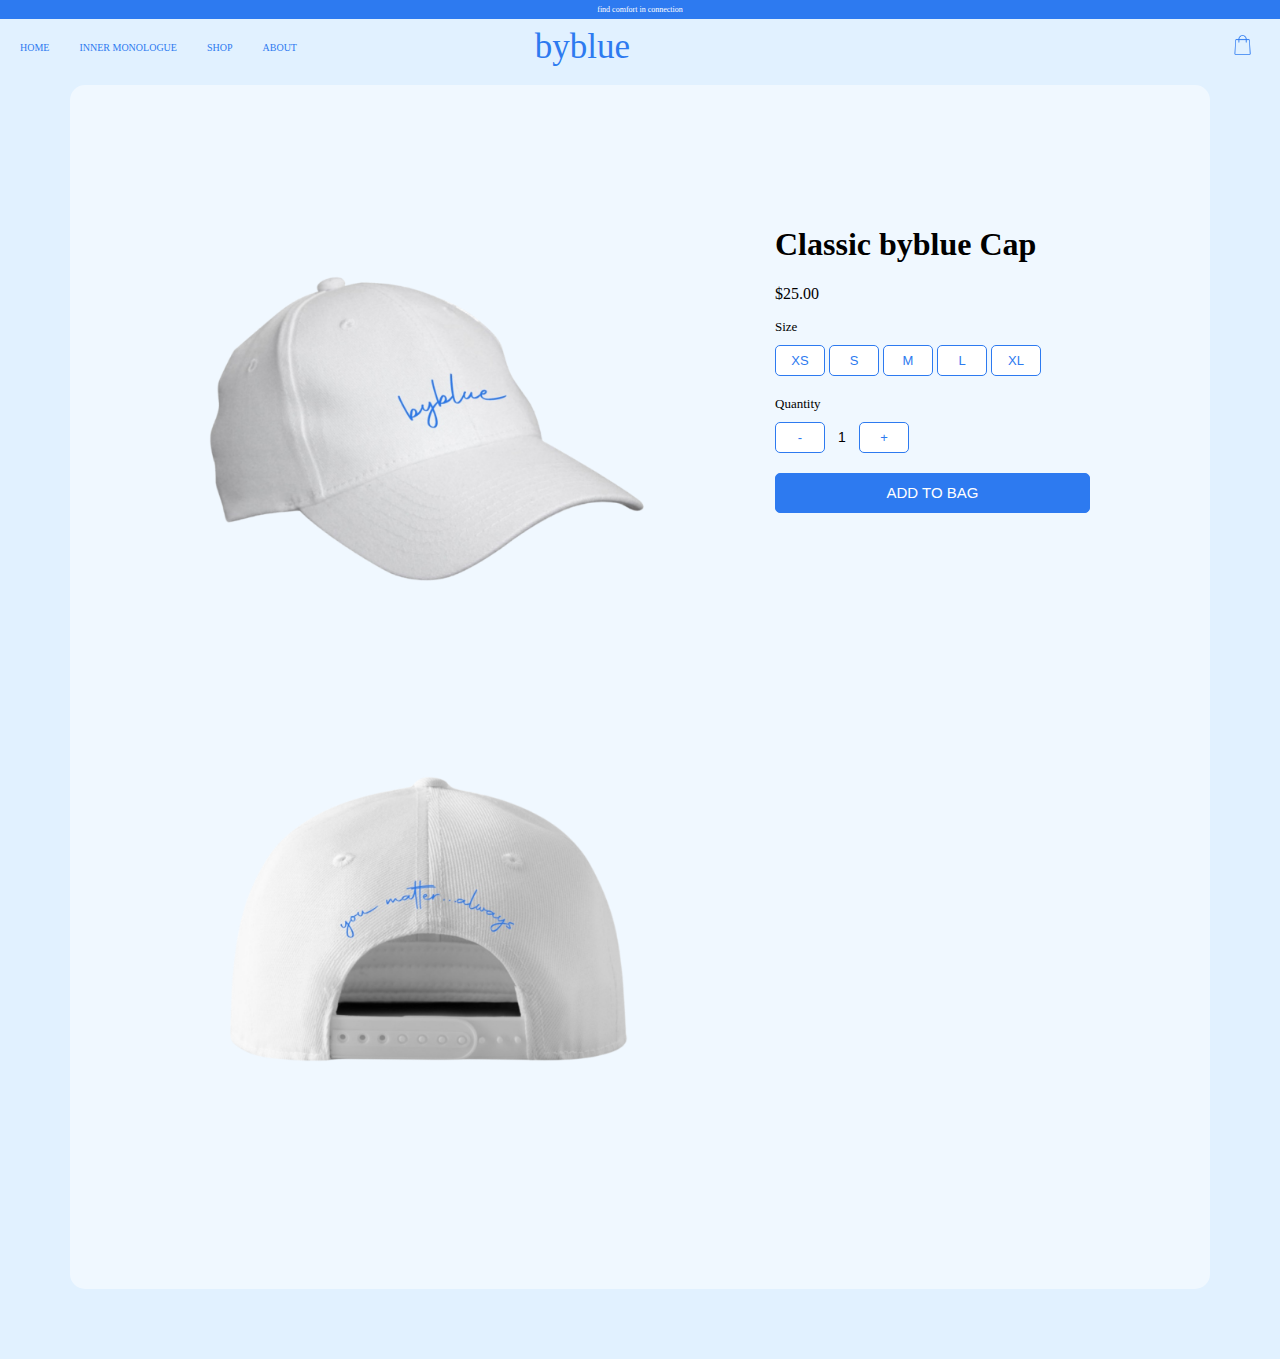
<file: product8.html>
<!DOCTYPE html>
<html lang="en">
<head>
<title>byblue website</title>
<meta charset="utf-8">
<meta name="viewport" content="width=device-width, initial-scale=1">
<link rel="stylesheet" href="style.css"/> 

<head>
  <body>

    <div class="headertext">
        <h1>find comfort in connection</h1>
      </div>

    <header class="header">
        <nav class="nav">
            <a href="index.html">HOME</a>
            <a href="bybluefeelings.html">INNER MONOLOGUE</a>
            <a href="shop.html">SHOP</a>
            <a href="about.html">ABOUT</a>
        </nav>
        <div class="logo">byblue</div>
        <div class="cart2" onclick="openCart()">
            <img src="Images/shoppingbag.png" alt="Shopping Cart">
        </div>
    </header> 

    <main>
        <div class="product-page">
            <div class="product-images">
                <img src="Images/9.png" alt="Classic byblue Tee">
                <img src="Images/10.png" alt="Classic byblue Tee">
            </div>
            
            <div class="product-container">
                <h1>Classic byblue Cap</h1>
                <p>$25.00</p>
        
                <div class="size-container">
                    <h3>Size</h3>
                    <button onclick="selectSize(this, 'XS')">XS</button>
                    <button onclick="selectSize(this, 'S')">S</button>
                    <button onclick="selectSize(this, 'M')">M</button>
                    <button onclick="selectSize(this, 'L')">L</button>
                    <button onclick="selectSize(this, 'XL')">XL</button>
                </div>
        
                <div class="quantity-container">
                    <h3>Quantity</h3>
                    <button onclick="decreaseQuantity()">-</button>
                    <input type="text" id="quantity" value="1" readonly>
                    <button onclick="increaseQuantity()">+</button>
                </div>
        
                <button class="add-to-cart" onclick="addToCart()">ADD TO BAG</button>
            </div>
        
            <!-- Slide-out Cart -->
            <div class="cart" id="cart">
                <div class="cart-header">
                    <h2>Your Bag</h2>
                    <button class="x" onclick="closeCart()">X</button>
                </div>
                <div class="cart-items" id="cartItems"></div>
                <div class="cart-total" id="cartTotal">Total: $0.00</div>
                <button class="place-order">Place Order</button>
            </div>
        
            <script>
                let selectedSize = '';
                let cart = [];
        
                function selectSize(element, size) {
                    let buttons = document.querySelectorAll('.size-container button');
                    buttons.forEach(button => button.classList.remove('selected'));
                    element.classList.add('selected');
                    selectedSize = size;
                }
        
                function increaseQuantity() {
                    let quantityInput = document.getElementById('quantity');
                    let quantity = parseInt(quantityInput.value);
                    quantityInput.value = quantity + 1;
                }
        
                function decreaseQuantity() {
                    let quantityInput = document.getElementById('quantity');
                    let quantity = parseInt(quantityInput.value);
                    if (quantity > 1) {
                        quantityInput.value = quantity - 1;
                    }
                }
        
                function addToCart() {
                    if (!selectedSize) {
                        alert("Please select a size before adding to the cart!");
                        return;
                    }
        
                    let quantity = document.getElementById('quantity').value;
                    let product = {
                        name: "Classic byblue Cap",
                        price: 25.00,
                        size: selectedSize,
                        quantity: parseInt(quantity),
                    };
        
                    cart.push(product);
                    updateCart();
                    openCart();
                }
        
                function updateCart() {
                    let cartItems = document.getElementById('cartItems');
                    let cartTotal = document.getElementById('cartTotal');
                    cartItems.innerHTML = "";
                    let total = 0;
        
                    cart.forEach((item, index) => {
                        let itemTotal = item.price * item.quantity;
                        total += itemTotal;
        
                        cartItems.innerHTML += `
                            <div class="cart-item">
                                <div class="cart-item-details">
                                    <p>${item.name}</p>
                                    <p>Size: ${item.size}</p>
                                    <p>Quantity: ${item.quantity}</p>
                                </div>
                                <div class="cart-item-price">$${itemTotal.toFixed(2)}</div>
                            </div>
                        `;
                    });
        
                    cartTotal.innerText = `Total: $${total.toFixed(2)}`;
                }
        
                function openCart() {
                    let cart = document.getElementById('cart');
                    cart.classList.add('active');
                }
        
                function closeCart() {
                    let cart = document.getElementById('cart');
                    cart.classList.remove('active');
                }
            </script>
        
</body>


</head>
</html>
</file>
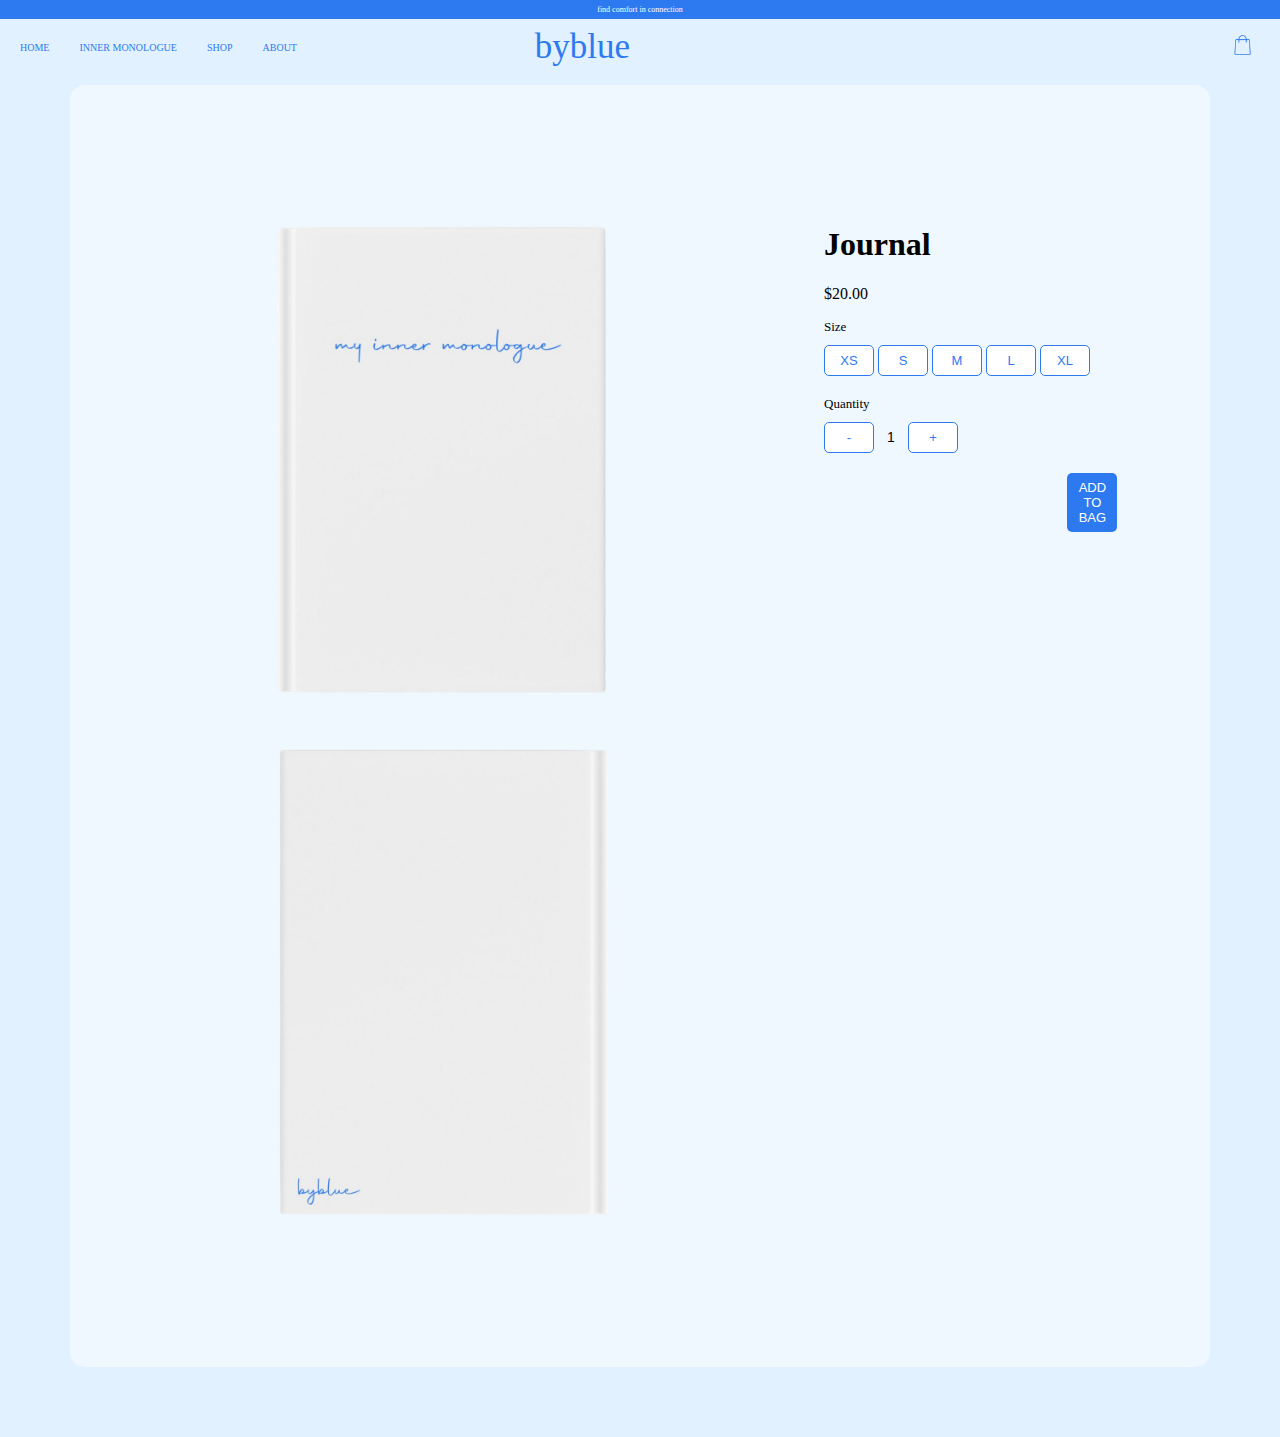
<file: product9.html>
<!DOCTYPE html>
<html lang="en">
<head>
<title>byblue website</title>
<meta charset="utf-8">
<meta name="viewport" content="width=device-width, initial-scale=1">
<link rel="stylesheet" href="style.css"/> 

<head>
  <body>

    <div class="headertext">
        <h1>find comfort in connection</h1>
      </div>

    <header class="header">
        <nav class="nav">
            <a href="index.html">HOME</a>
            <a href="bybluefeelings.html">INNER MONOLOGUE</a>
            <a href="shop.html">SHOP</a>
            <a href="about.html">ABOUT</a>
        </nav>
        <div class="logo">byblue</div>
        <div class="cart2" onclick="openCart()">
            <img src="Images/shoppingbag.png" alt="Shopping Cart">
        </div>
    </header> 

    <main>
        <div class="product-page">
            <div class="product-images">
                <img src="Images/11.png" alt="Classic byblue Tee">
                <img src="Images/12.png" alt="Classic byblue Tee">
            </div>
            
            <div class="product-container">
                <h1>Journal</h1>
                <p>$20.00</p>
        
                <div class="size-container">
                    <h3>Size</h3>
                    <button onclick="selectSize(this, 'XS')">XS</button>
                    <button onclick="selectSize(this, 'S')">S</button>
                    <button onclick="selectSize(this, 'M')">M</button>
                    <button onclick="selectSize(this, 'L')">L</button>
                    <button onclick="selectSize(this, 'XL')">XL</button>
                </div>
        
                <div class="quantity-container">
                    <h3>Quantity</h3>
                    <button onclick="decreaseQuantity()">-</button>
                    <input type="text" id="quantity" value="1" readonly>
                    <button onclick="increaseQuantity()">+</button>
                </div>
        
                <button class="add-to-bag" onclick="addToCart()">ADD TO BAG</button>
            </div>
        
            <!-- Slide-out Cart -->
            <div class="cart" id="cart">
                <div class="cart-header">
                    <h2>Your Bag</h2>
                    <button class="x" onclick="closeCart()">X</button>
                </div>
                <div class="cart-items" id="cartItems"></div>
                <div class="cart-total" id="cartTotal">Total: $0.00</div>
                <button class="place-order">Place Order</button>
            </div>
        
            <script>
                let selectedSize = '';
                let cart = [];
        
                function selectSize(element, size) {
                    let buttons = document.querySelectorAll('.size-container button');
                    buttons.forEach(button => button.classList.remove('selected'));
                    element.classList.add('selected');
                    selectedSize = size;
                }
        
                function increaseQuantity() {
                    let quantityInput = document.getElementById('quantity');
                    let quantity = parseInt(quantityInput.value);
                    quantityInput.value = quantity + 1;
                }
        
                function decreaseQuantity() {
                    let quantityInput = document.getElementById('quantity');
                    let quantity = parseInt(quantityInput.value);
                    if (quantity > 1) {
                        quantityInput.value = quantity - 1;
                    }
                }
        
                function addToCart() {
                    if (!selectedSize) {
                        alert("Please select a size before adding to the cart!");
                        return;
                    }
        
                    let quantity = document.getElementById('quantity').value;
                    let product = {
                        name: "Journal",
                        price: 20.00,
                        size: selectedSize,
                        quantity: parseInt(quantity),
                    };
        
                    cart.push(product);
                    updateCart();
                    openCart();
                }
        
                function updateCart() {
                    let cartItems = document.getElementById('cartItems');
                    let cartTotal = document.getElementById('cartTotal');
                    cartItems.innerHTML = "";
                    let total = 0;
        
                    cart.forEach((item, index) => {
                        let itemTotal = item.price * item.quantity;
                        total += itemTotal;
        
                        cartItems.innerHTML += `
                            <div class="cart-item">
                                <div class="cart-item-details">
                                    <p>${item.name}</p>
                                    <p>Size: ${item.size}</p>
                                    <p>Quantity: ${item.quantity}</p>
                                </div>
                                <div class="cart-item-price">$${itemTotal.toFixed(2)}</div>
                            </div>
                        `;
                    });
        
                    cartTotal.innerText = `Total: $${total.toFixed(2)}`;
                }
        
                function openCart() {
                    let cart = document.getElementById('cart');
                    cart.classList.add('active');
                }
        
                function closeCart() {
                    let cart = document.getElementById('cart');
                    cart.classList.remove('active');
                }
            </script>
        

</body>

</head>
</html>
</file>
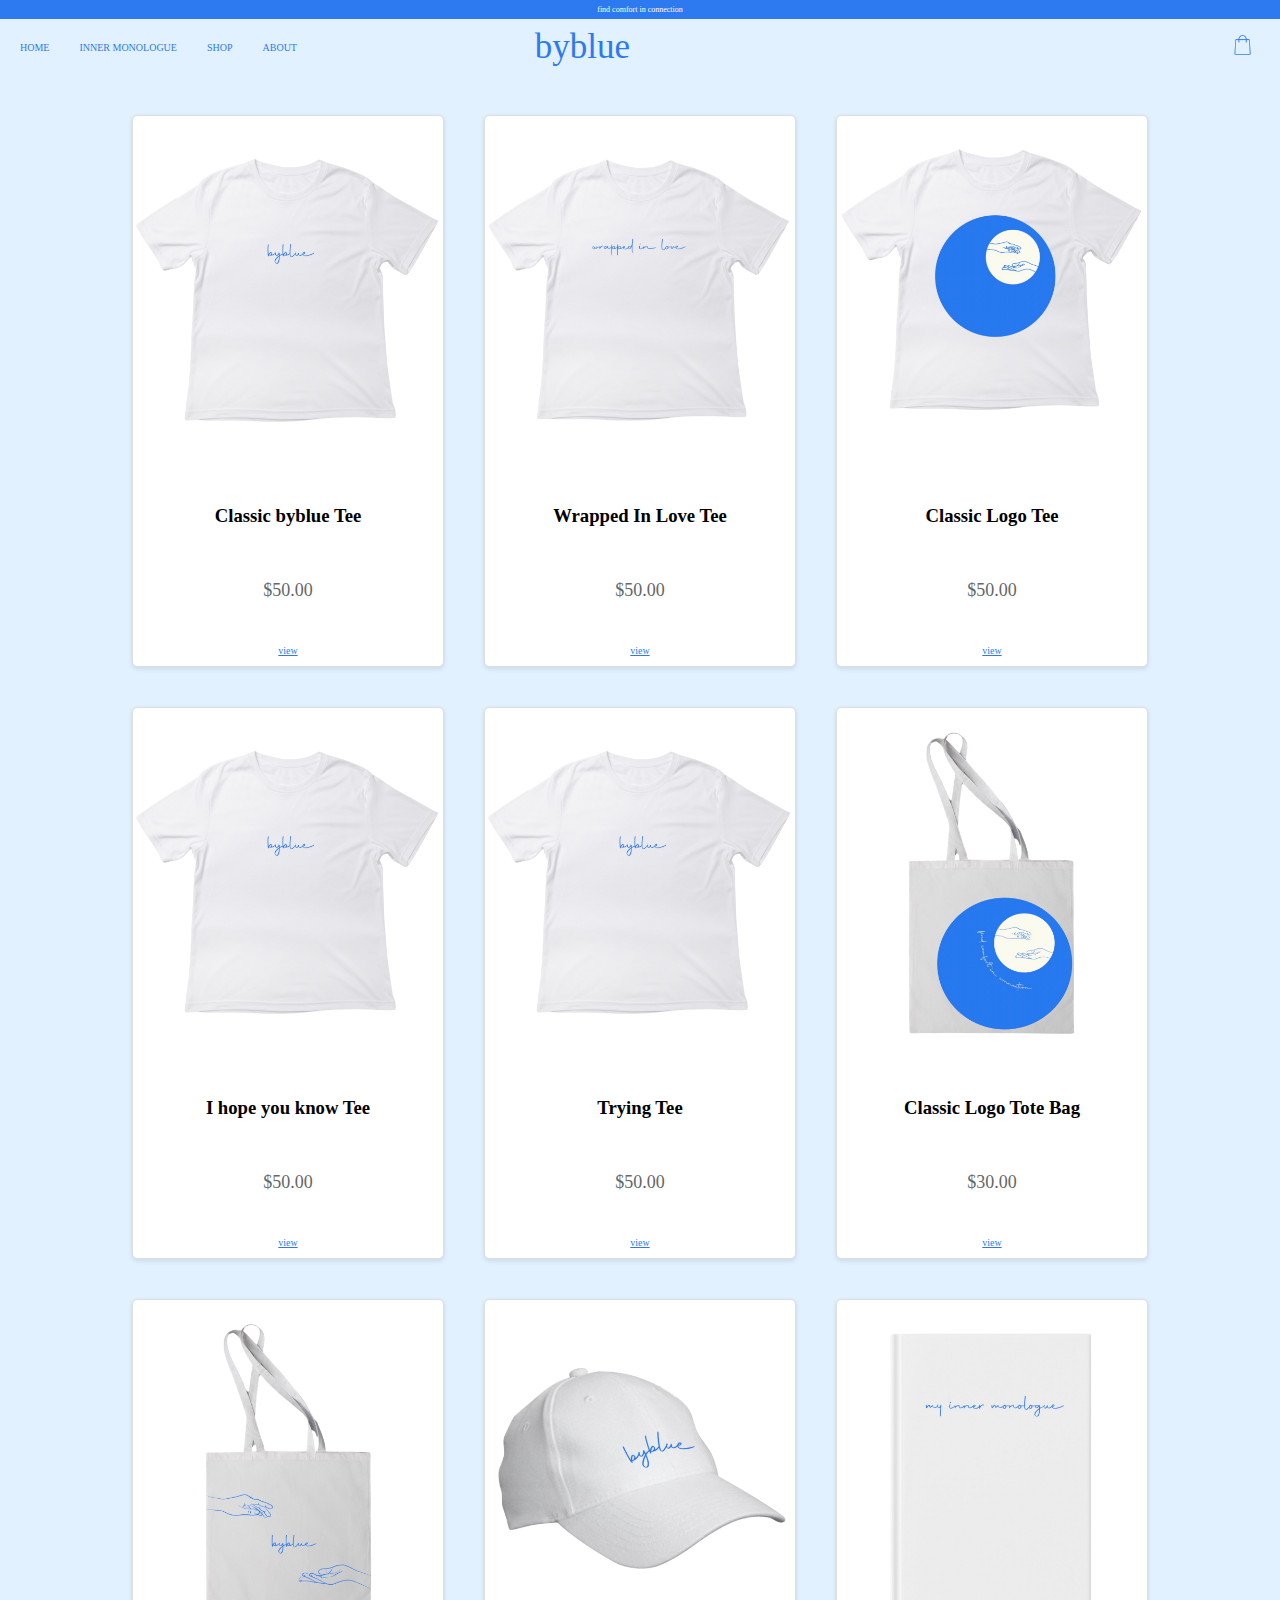
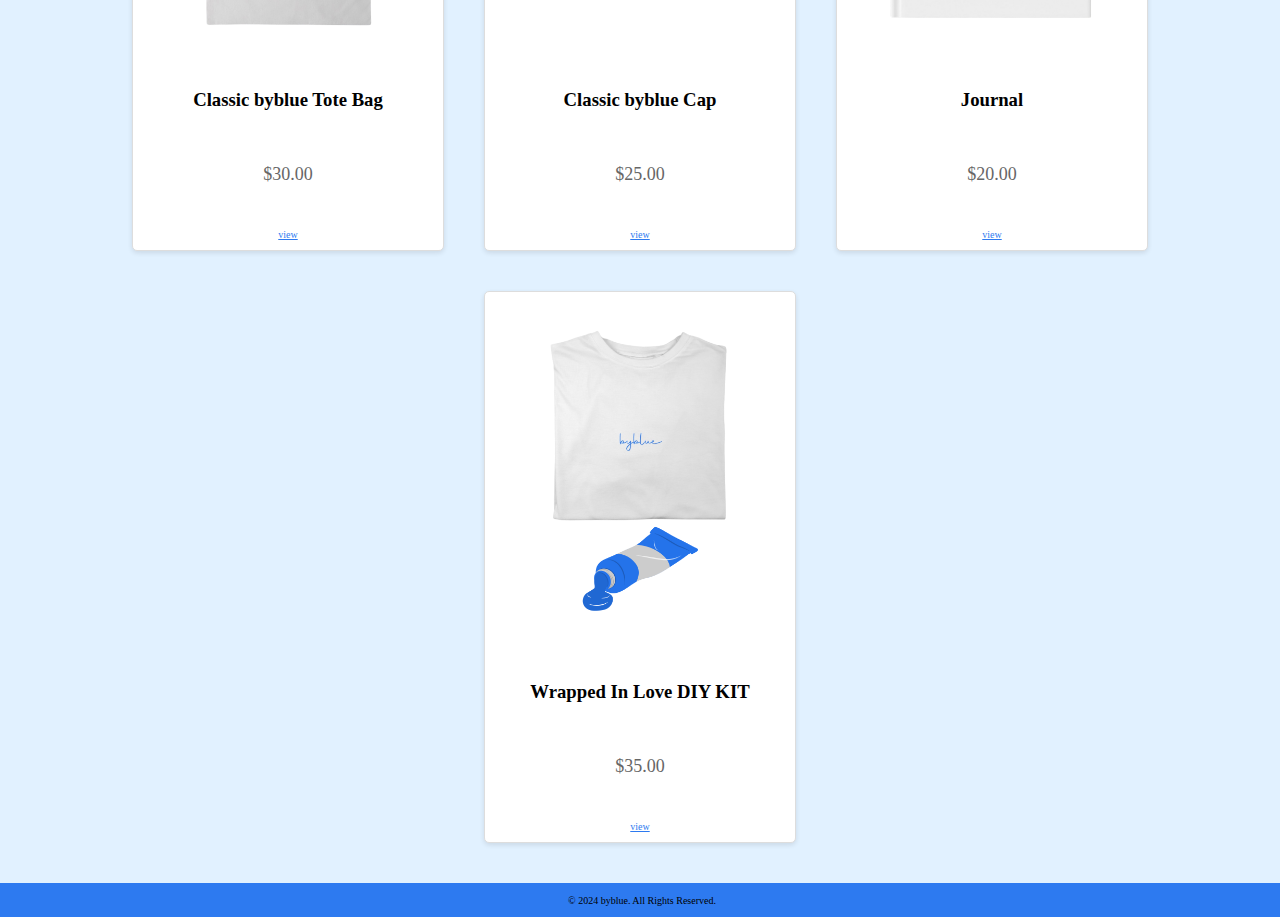
<file: shop.html>
<!DOCTYPE html>
<html lang="en">
<head>
<title>byblue website</title>
<meta charset="utf-8">
<meta name="viewport" content="width=device-width, initial-scale=1">
<link rel="stylesheet" href="style.css"/> 

<head>
  <body>

    <div class="headertext">
        <h1>find comfort in connection</h1>
      </div>

    <header class="header">
        <nav class="nav">
            <a href="index.html">HOME</a>
            <a href="bybluefeelings.html">INNER MONOLOGUE</a>
            <a href="shop.html">SHOP</a>
            <a href="about.html">ABOUT</a>
        </nav>
        <div class="logo">byblue</div>
        <div class="cart2" onclick="openCart()">
            <img src="Images/shoppingbag.png" alt="Shopping Cart">
        </div>
    </header>

    <div class="container">
        <div class="product">
            
            <img class="primary" src="Images/1.png" alt="Product 1">
            <img class="secondary" src="Images/2.png" alt="Product 1 Hover">
            <h3>Classic byblue Tee</h3>
            <p>$50.00</p>
            <a class="view" href="product1.html">view</a>
        </div>
        <div class="product">
            <img class="primary" src="Images/4.png" alt="Product 2">
            <img class="secondary" src="Images/3.png" alt="Product 2 Hover">
            <h3>Wrapped In Love Tee</h3>
            <p>$50.00</p>
            <a class="view" href="product2.html">view</a>
        </div>
        <div class="product">
            <img class="primary" src="Images/15.png" alt="Product 3">
            <img class="secondary" src="Images/16.png" alt="Product 3 Hover">
            <h3>Classic Logo Tee</h3>
            <p>$50.00</p>
            <a class="view" href="product3.html">view</a>
        </div>
        <div class="product">
            <img class="primary" src="Images/1.png" alt="Product 4">
            <img class="secondary" src="Images/14.png" alt="Product 4 Hover">
            <h3>I hope you know Tee</h3>
            <p>$50.00</p>
            <a class="view" href="product4.html">view</a>
        </div>
        <div class="product">
            <img class="primary" src="Images/1.png" alt="Product 1">
            <img class="secondary" src="Images/5.png" alt="Product 1 Hover">
            <h3>Trying Tee</h3>
            <p>$50.00</p>
            <a class="view" href="product5.html">view</a>
        </div>
        <div class="product">
            <img class="primary" src="Images/6.png" alt="Product 2">
            <img class="secondary" src="Images/8.png" alt="Product 2 Hover">
            <h3>Classic Logo Tote Bag</h3>
            <p>$30.00</p>
            <a class="view" href="product6.html">view</a>
        </div>
        <div class="product">
            <img class="primary" src="Images/7.png" alt="Product 3">
            <h3>Classic byblue Tote Bag</h3>
            <p>$30.00</p>
            <a class="view" href="product7.html">view</a>
        </div>
        <div class="product">
            <img class="primary" src="Images/9.png" alt="Product 4">
            <img class="secondary" src="Images/10.png" alt="Product 4 Hover">
            <h3>Classic byblue Cap</h3>
            <p>$25.00</p>
            <a class="view" href="product8.html">view</a>
        </div>
        <div class="product">
            <img class="primary" src="Images/11.png" alt="Product 4">
            <img class="secondary" src="Images/12.png" alt="Product 4 Hover">
            <h3>Journal</h3>
            <p>$20.00</p>
            <a class="view" href="product9.html">view</a>
        </div>
        <div class="product">
            <img class="primary" src="Images/DIY.png" alt="Product 1">
            <img class="secondary" src="Images/3.png" alt="Product 1 Hover">
            <h3>Wrapped In Love DIY KIT</h3>
            <p>$35.00</p>
            <a class="view" href="Product10.html">view</a>
        </div>
    </div>



</body>
<footer style="background-color: rgba(45,122,240,255); text-align: center; padding: 2px; position:relative; left: 0; bottom: 0; height: 30px; width: 100%; font-size: 10px; font-family: Avenir;">
    <p>&copy; 2024 byblue. All Rights Reserved.</p>
  </footer>
</head>
</html>
</file>
<file: style.css>
body {
    margin: 0;
    padding: 0;
    font-family: Avenir;
}

/*Home page*/
.headertext h1{
    background-color: rgba(45,122,240,255);
    padding: 5px;
    text-align: center;
    font-family: Avenir;
    font-size: 8px;
    color: white; 
    text-align: center;
    font-weight: lighter;
    margin: 0px;
  }


/*Navigation*/
.header {
    display: flex;
    align-items: center;
    justify-content: space-between;
    padding: 8px 20px;
    background-color: rgba(225,241,255,255);
    color: rgba(45,122,240,255);
    flex-wrap: wrap;
}
.nav {
    display: flex;
    gap: 30px;
    flex: 1;
    justify-content: flex-start;
    font-family: Avenir;
}
.nav a {
    color: rgba(45,122,240,255);
    text-decoration: none;
    font-size: 10px;
}
.nav a:hover {
    text-decoration: underline;
}


.logo {
    text-align: center;
    padding-right: 455px;
    font-family: Autography;
    /*font-weight: 1 1000;*/
    flex: 1;
    font-size: 35px;
    font-weight: 40px;
}

.cart2 {
    cursor: pointer;
}
.cart2 img {
    width: 35px;
    height: 20px;
}

/*Video For Home Page*/
  video {
    max-width: 100%;
    height: auto;
}




/*Inner Monologue Page*/

body {
    font-family: Avenir;
    margin: 20px;
    background-color: rgba(225,241,255,255);
}


.summary-container {
    width: 97%;           
    height: 100px;         
    background-color: rgba(255, 255, 255, 0.5); /* Optional background color */
    margin: 20px;
    margin-top: 10px;
    
    display: flex;
    justify-content: center; /* Horizontally center the text */
    align-items: center;     /* Vertically center the text */
    border-radius: 10px;
}

.summary-text {
    font-size: 15px;
    font-family: Avenir;
    color: rgba(45,122,240,255);
    text-align: center;
}


#postInput {
    width: 90%;
    margin-left: 70px;
    margin-right: 70px;
    padding: 15px;
    border: 1px solid #ccc;
    border-radius: 5px;
    margin-bottom: 10px;
    margin-top: 30px;
    box-sizing: border-box;
    font-family: Avenir;
    
}
button {
    display: block;
    margin-left: 91.5%;
    width: 50px;
    padding: 7px;
    border: none;
    border-radius: 5px;
    background-color: rgba(45,122,240,255);
    color: white;
    font-size: 13px;
    cursor: pointer;
}
button:hover {
    background-color: white;
    color: rgba(45,122,240,255);
}
#posts {
    display: grid;
    grid-template-columns: repeat(4, 1fr);
    gap: 20px;
    margin-top: 20px;
    margin-left: 15px;
    margin-right: 15px;
}
.post {
    border: 1px solid #ccc;
    padding: 10px;
    padding-top: 0px;
    padding-bottom: 0px;
    background-color: #fff;
    border-radius: 5px;
    box-shadow: 0 2px 5px rgba(0,0,0,0.1);
    text-align: justify;

}
.author {
    font-weight: 90px;
    font-size: 30px;
    font-family: Autography;
    color: rgba(45,122,240,255);
    margin-top: 5px;
    margin-bottom: 0px;
    float: right;
}

/*Background Video*/
.video-background {
    position: absolute;
    max-width: 100%;
    height: auto;
    z-index: -1;
    transform: translate(-50%, -50%);
}
.content {
    position: relative;
    z-index: 1;
    color: white;
    text-align: center;
}




/*Shop*/
body {
    margin: 0;
    font-family: Avenir;
    background-color: rgba(225,241,255,255);
}
header {
    background-color: #F4F4F4;
    color: #fff192;
    padding: 10px;
    text-align: center;
    font-family: Autography;
}
.container {
    display: flex;
    flex-wrap: wrap;
    justify-content: center;
    padding: 20px;
    font-family: Avenir;
}
.product {
    position: relative;
    background-color: white;
    border: 1px solid #ddd;
    border-radius: 5px;
    margin: 20px;
    width: 310px;
    height: 550px;
    text-align: center;
    box-shadow: 0 2px 5px rgba(0, 0, 0, 0.1);
    overflow: hidden;
    transition: box-shadow 0.3s;
    font-family: Avenir;
    display: flex;
    flex-direction: column;
    justify-content: space-between;
    align-items: center;
}
.product:hover {
    box-shadow: 0 4px 10px rgba(0, 0, 0, 0.2);
}
.product img {
    width: 100%;
    height: 350px;
    transition: opacity 0.3s;
    object-fit: contain;
}
.product img.secondary {
    position: absolute;
    top: 0;
    left: 0;
    width: 100%;
    height: auto;
    opacity: 0; /* Hidden by default */
    transition: opacity 0.3s;
} 
.product:hover img.primary {
    opacity: 0; /* Hide primary image on hover */
}
.product:hover img.secondary {
    opacity: 1; /* Show secondary image on hover */
}
.product h3 {
    margin: 10px 0;
}
.product p {
    color: #666; 
    font-size: 18px;
    margin: 15px 0;
    font-family: Avenir;
}
.product button {
    background-color: rgba(45,122,240,255);
    color: white;
    border: none;
    padding: 10px;
    cursor: pointer;
    border-radius: 5px;
    font-size: 16px;
    /*float: center;*/
    margin: 10px 0;
    width: 50%;
}
.product button:hover {
    background-color:rgba(45,122,240,255);
}

.view {
    font-size: 10px;
    margin-bottom: 10px;
    color: rgba(45,122,240,255);
}




/*Product*/

body {
    background-color: rgba(225,241,255,255);
    font-family: Avenir; 
}

main {
    display:block;
    justify-content: center;
    align-items: center;
    padding: 70px;
    padding-top: 10px;
    margin: 0px;
}

.product-page {
    display: flex;
    background-color: rgba(255, 255, 255, 0.5);
    padding: 120px;
    border-radius: 15px;
    margin: 0px;
}

.product-images {
    flex: 1;
    margin-left: 0px;
}

.product-images img {
    width: 80%;
    margin-bottom: 10px;
}


/* Product Info Section */
.product-info-section {
    flex-basis: 50%;
    padding-left: 10px;
}

.product-info-section h1 {
    font-size: 20px;
    margin-bottom: 10px;
}

.product-info-section p {
    font-size: 300px;
    margin-bottom: 70px;
}

 /* Highlight selected size */
.size-container .selected 
{
    background-color: rgba(45,122,240,255);
    color: white;
    border-color: rgba(45,122,240,255);
    font-size: 13px;
 }

.size-container, .quantity-container {
    margin-bottom: 20px;
}

.size-container h3, .quantity-container h3 {
    margin-bottom: 10px;
    font-size: 13px;
    font-weight:lighter;
    font-family: Avenir;
}

.size-container button, .quantity-container button {
    background-color: white;
    color: rgba(45,122,240,255);
    border: 1px solid rgba(45,122,240,255);
    padding: 7px 5px;
    cursor: pointer;
    font-size: 13px;
    margin-left: 0px;
    display: inline-block;
}

.size-container button:hover, .quantity-container button:hover {
    background-color: rgba(45,122,240,255);
    color: white;
}

.quantity-container input {
    width: 20px;
    text-align: center;
    background-color: rgba(255, 255, 255, 0);
    border: 1px solid rgba(255, 255, 255, 0);
    font-size: 14px;
}

/* Add to Bag Button */
.add-to-cart {
    background-color: rgba(45,122,240,255);
    color: white;
    border: 1px solid rgba(45,122,240,255);
    width: 315px;
    height: 40px;
    font-size: 15px;
    cursor: pointer;
    border-radius: 5px;
    margin: 0px;
    white-space: nowrap;
}

.add-to-cart:hover {
    background-color:white;
    color: rgba(45,122,240,255);
}

/* Slide-out cart styles */
.cart {
    position: fixed;
    top: 0;
    right: -500px; /* Hidden by default */
    width: 400px;
    height: 100vh;
    background-color: white;
    box-shadow: -2px 0 5px rgba(0, 0, 0, 0.2);
    overflow-y: auto;
    transition: right 0.3s ease;
    padding: 15px;
}

.cart.active {
    right: 0; /* Slide out when active */
}

.cart-header {
    display: flex;
    justify-content: space-between;
    align-items: center;
    margin-bottom: 20px;
    margin-right: 20px;
}

.cart-header h2 {
    margin: 20px;
    text-align: center;
}

.cart-items {
    margin-bottom: 20px;
}

.cart-item {
    display: flex;
    align-items: center;
    margin-bottom: 15px;
}



.cart-item-details {
    flex-grow: 1;
}

.cart-total {
    font-size: 20px;
    font-weight: bold;
    margin-bottom: 20px;
    text-align: center;
    margin-top: 400px;
}

.place-order {
    background-color: rgba(45,122,240,255);
    color: white;
    border: none;
    margin: 0px;
    padding: 15px;
    font-size: 18px;
    cursor: pointer;
    width: 100%;
}

.place-order:hover {
    background-color: white;
    color: rgba(45,122,240,255);
}

.x {
    margin-left: 100px;

}


/*About Page*/

.summary2 {
    text-align: center;
    margin-top: 50px;
    font-family: Avenir;
    margin-left: 80px;
    margin-right: 80px;
    color: black;
}

        /* Ensures the video covers the full screen */
        body, html {
            margin: 0;
            padding: 0;
            height: 100%;
        }

        /* Video container */
        .video-container {
            position: fixed;
            top: 0;
            left: 0;
            width: 100%;
            height: 100%;
            overflow: hidden;
            z-index: -1; /* Sends the video behind the content */
        }

        /* Video settings */
        .video-container video {
            position: absolute;
            top: 50%;
            left: 50%;
            min-width: 100%;
            min-height: 100%;
            width: auto;
            height: auto;
            transform: translate(-50%, -50%);
            z-index: -1;
            object-fit: cover; /* Ensures the video covers the entire area */
        }

        /* Content over the video */
        .content {
            position: relative;
            z-index: 1; /* Brings the content above the video */
            color: white;
            text-align: center;
            font-size: 2rem;
            top: 50%;
            transform: translateY(-50%);
        }
</file>
